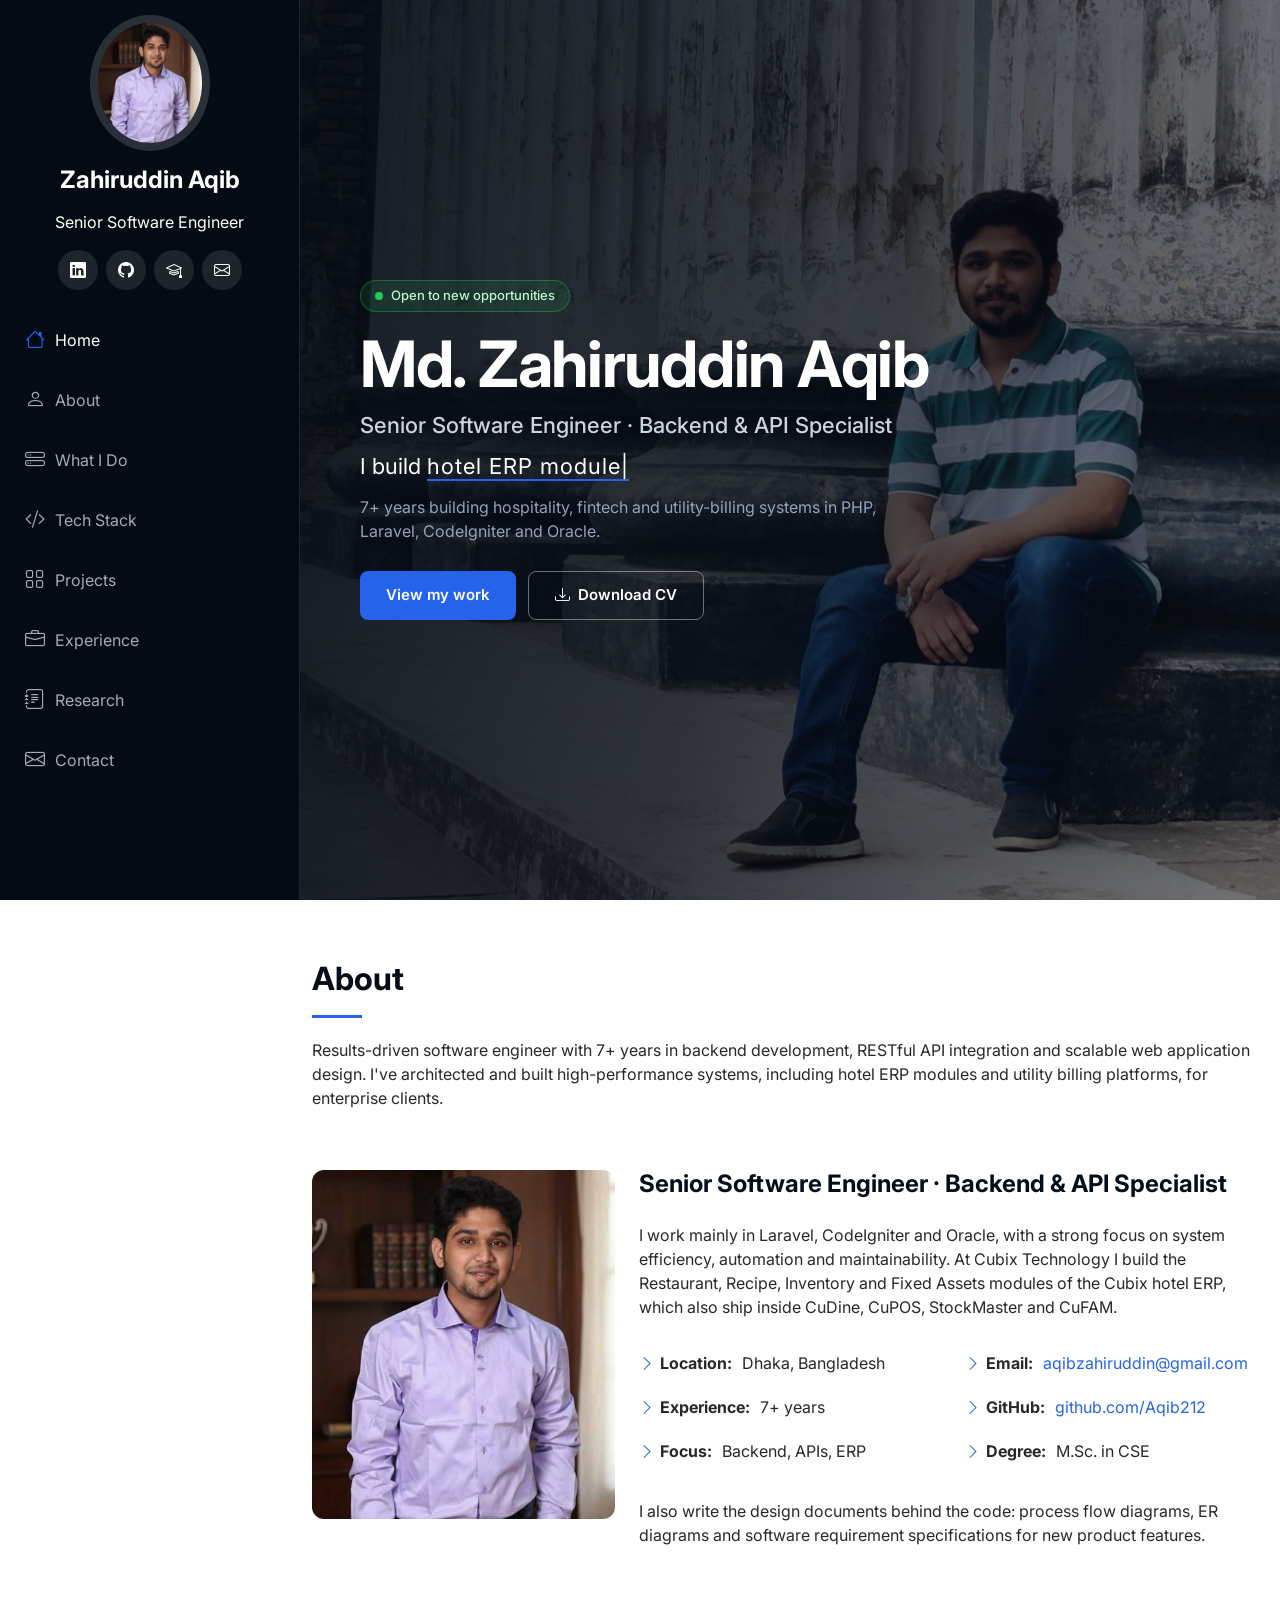
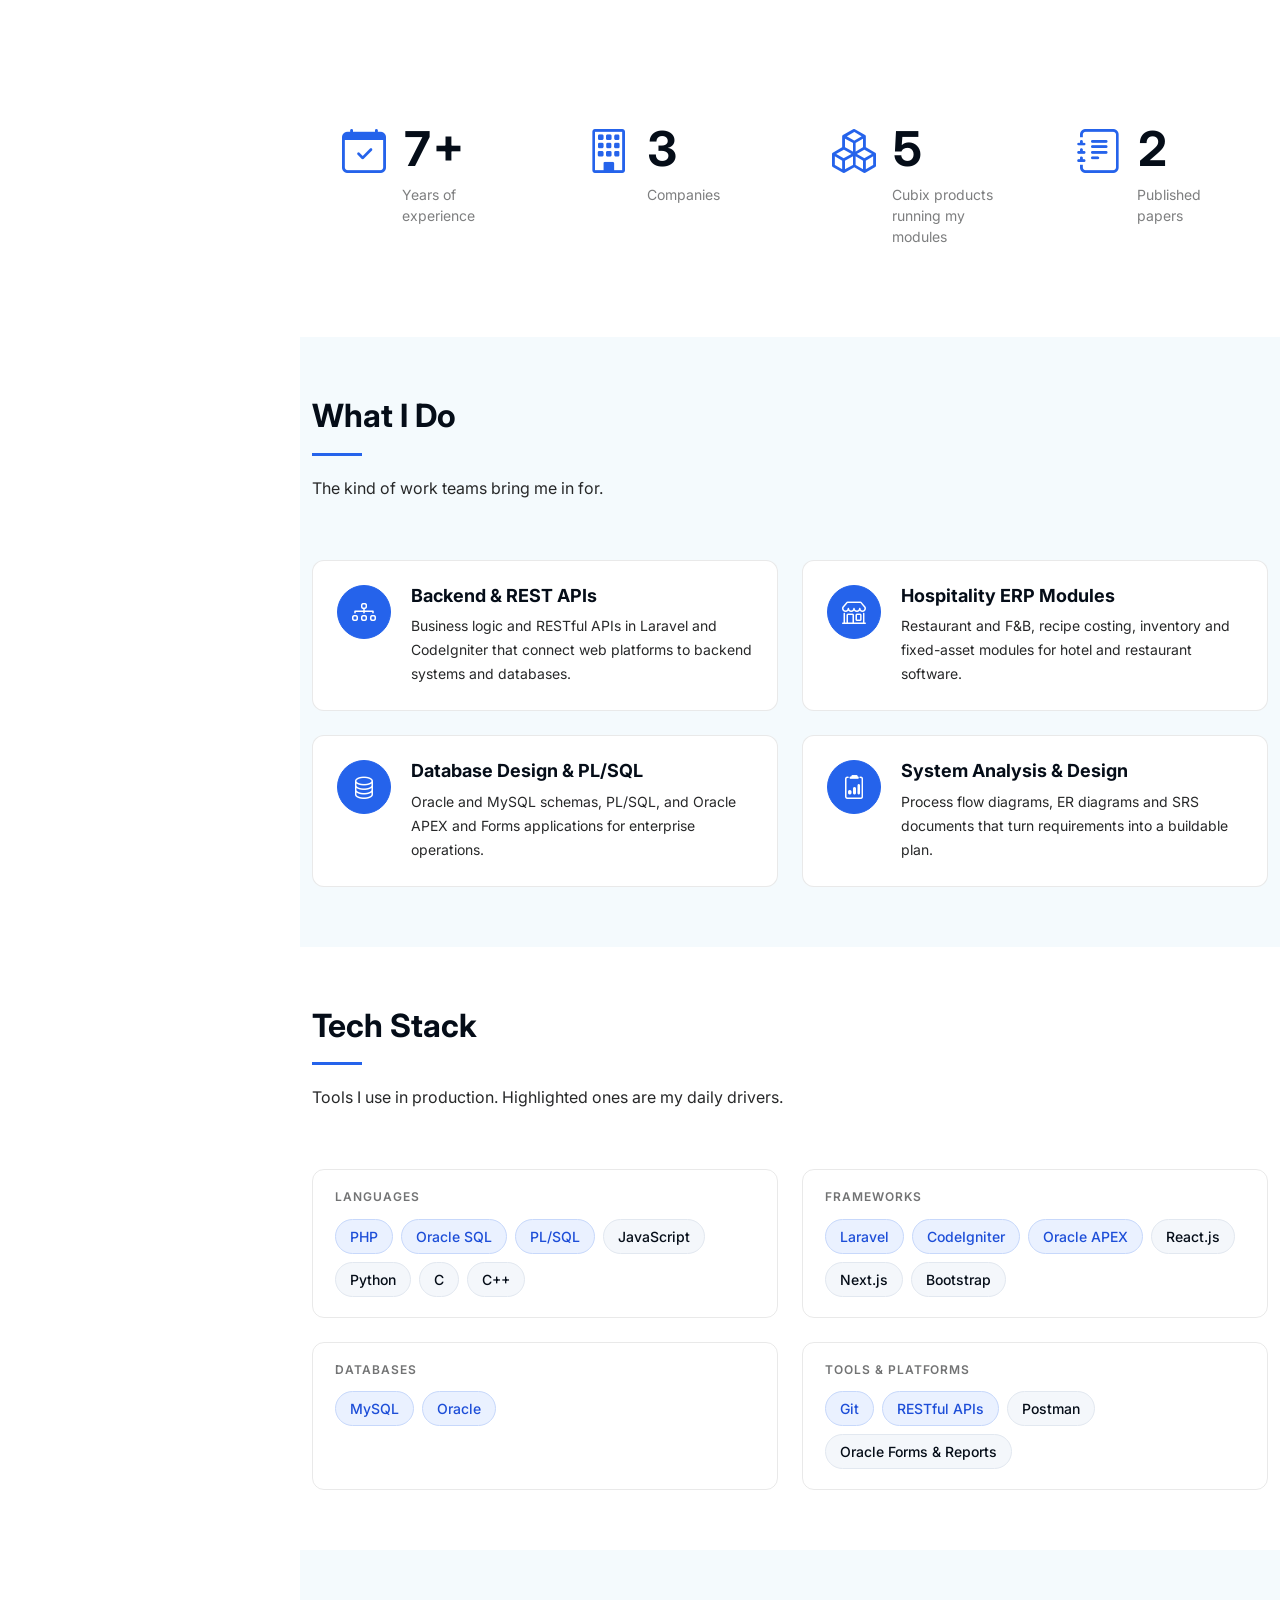
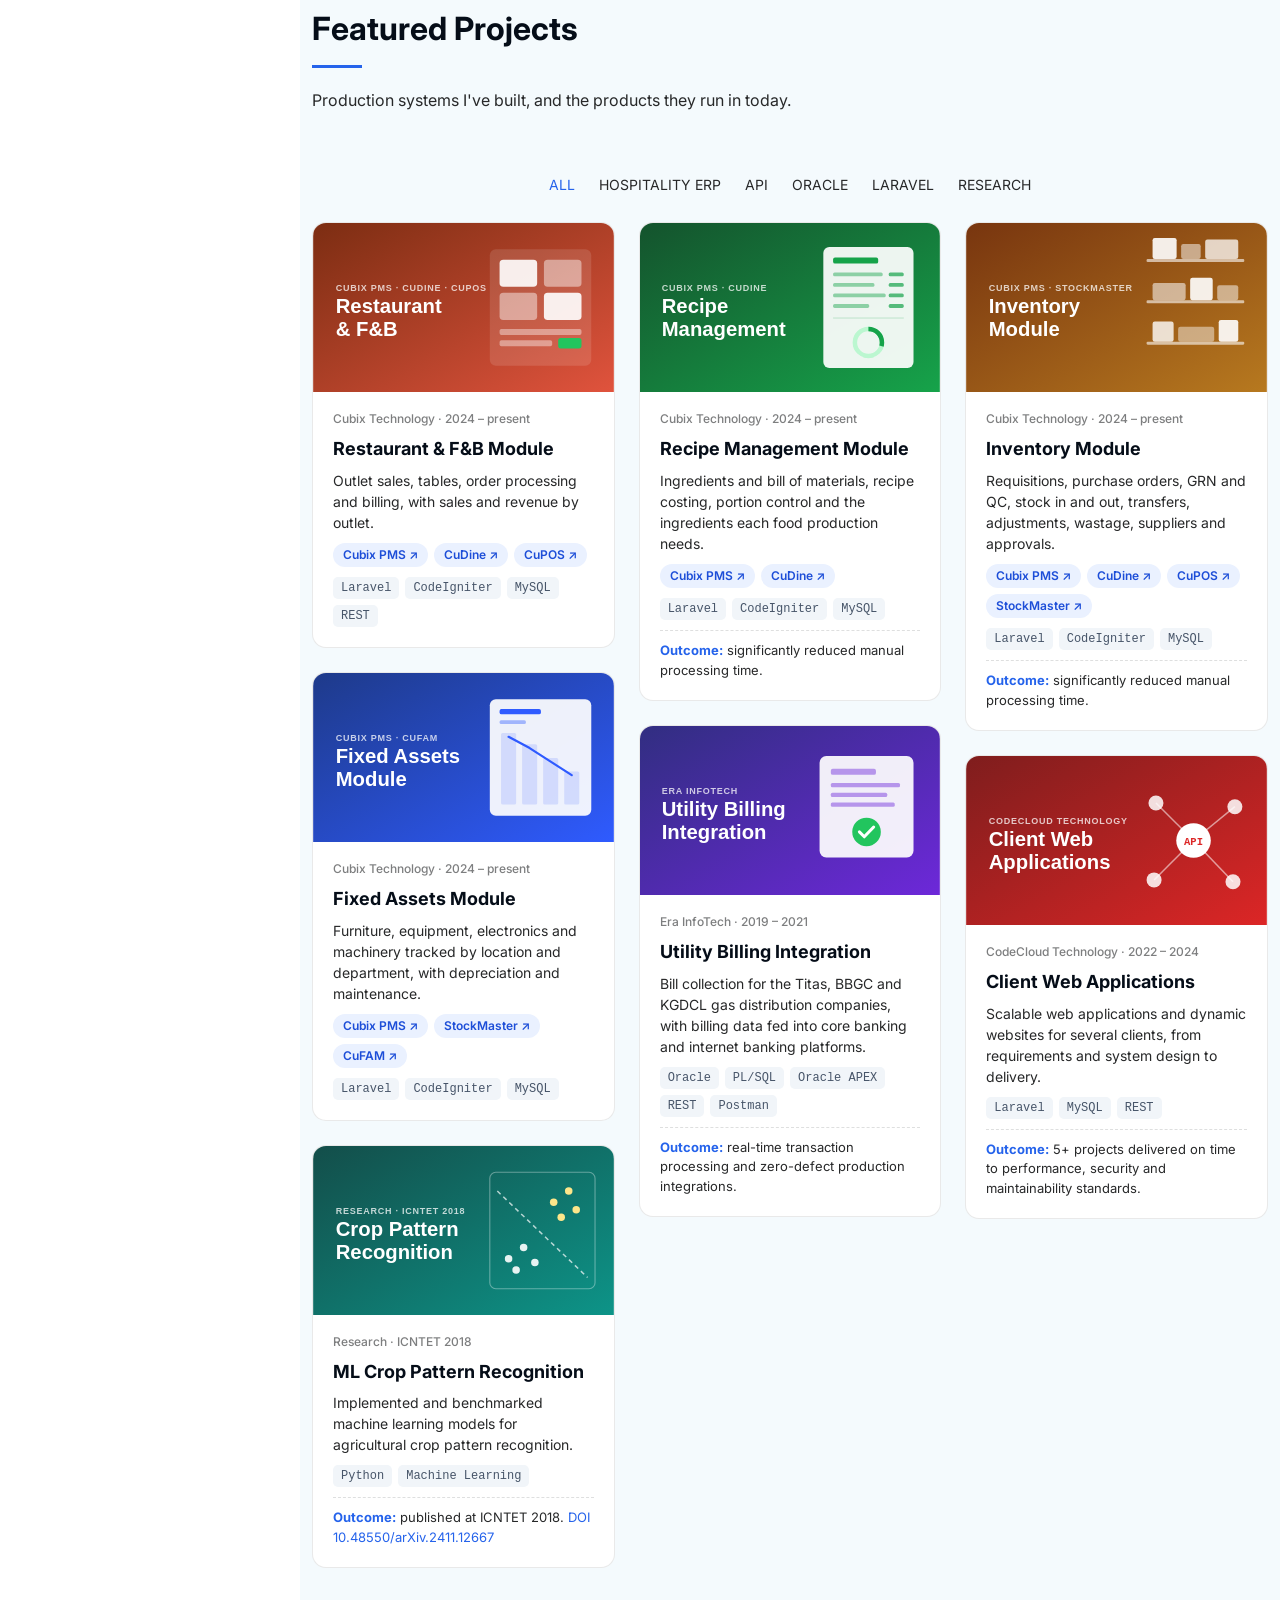
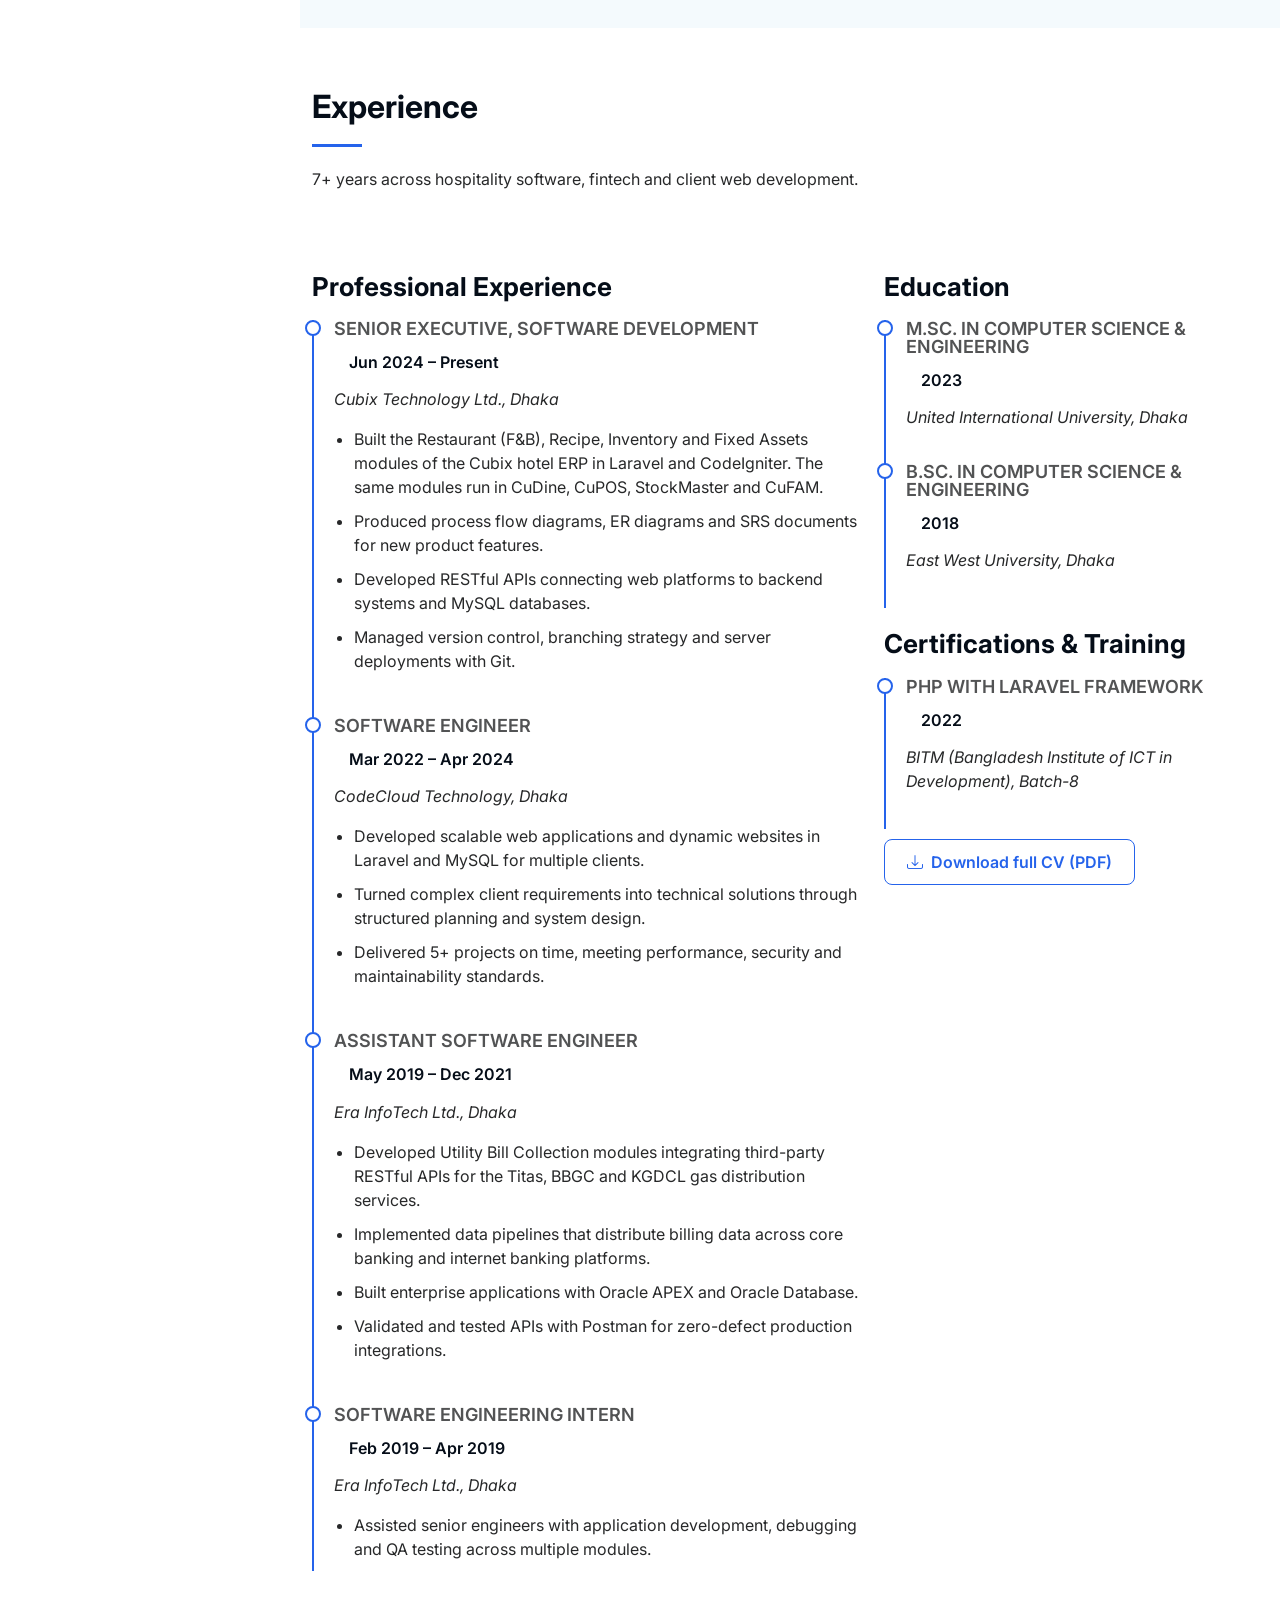
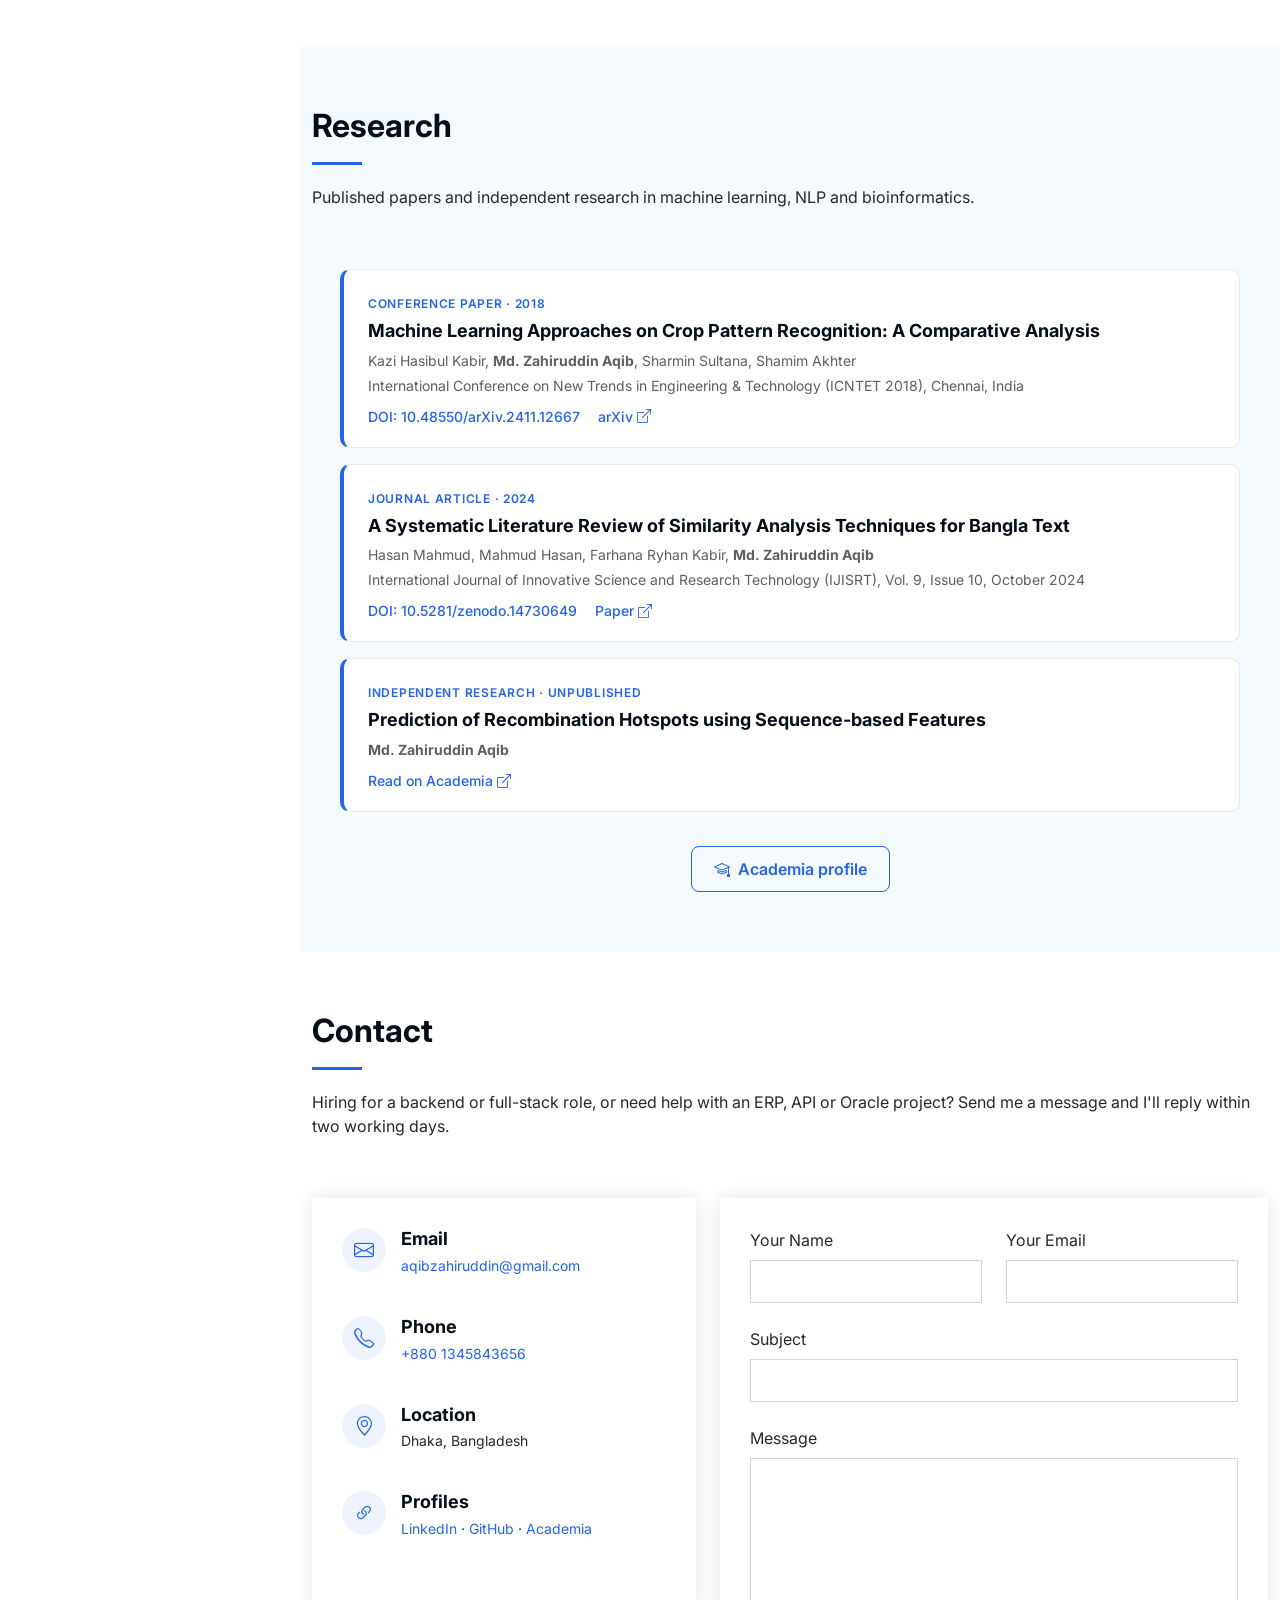
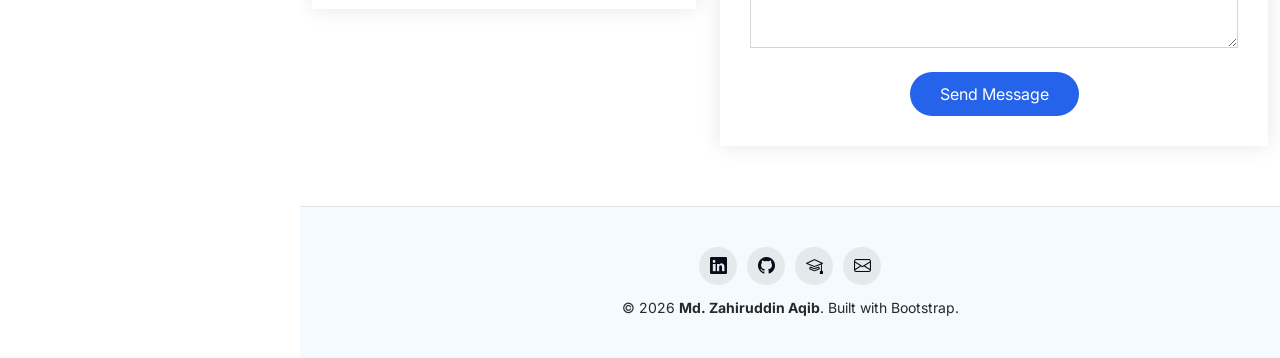
<file: index.html>
<!DOCTYPE html>
<html lang="en">

<head>
  <meta charset="utf-8">
  <meta content="width=device-width, initial-scale=1.0" name="viewport">
  <title>Md. Zahiruddin Aqib · Senior Software Engineer</title>
  <meta name="description" content="Md. Zahiruddin Aqib is a Senior Software Engineer in Dhaka with 7+ years building backend systems, REST APIs, hotel ERP modules and utility billing platforms in Laravel, CodeIgniter and Oracle.">
  <meta name="keywords" content="Zahiruddin Aqib, Senior Software Engineer, Backend Developer, Laravel, CodeIgniter, Oracle APEX, PL/SQL, REST API, Hotel ERP, Dhaka">
  <meta name="author" content="Md. Zahiruddin Aqib">

  <!-- Open Graph / social preview -->
  <meta property="og:type" content="website">
  <meta property="og:title" content="Md. Zahiruddin Aqib · Senior Software Engineer">
  <meta property="og:description" content="Backend & API specialist. Hotel ERP modules, utility billing integrations and Laravel apps. 7+ years.">
  <meta property="og:image" content="assets/img/profile-img.jpg">
  <meta name="twitter:card" content="summary">

  <!-- Favicons -->
  <link href="assets/img/favicon.png" rel="icon">
  <link href="assets/img/apple-touch-icon.png" rel="apple-touch-icon">

  <!-- Fonts -->
  <link href="https://fonts.googleapis.com" rel="preconnect">
  <link href="https://fonts.gstatic.com" rel="preconnect" crossorigin>
  <link href="https://fonts.googleapis.com/css2?family=Inter:wght@400;500;600;700;800&display=swap" rel="stylesheet">

  <!-- Vendor CSS Files -->
  <link href="assets/vendor/bootstrap/css/bootstrap.min.css" rel="stylesheet">
  <link href="assets/vendor/bootstrap-icons/bootstrap-icons.css" rel="stylesheet">
  <link href="assets/vendor/aos/aos.css" rel="stylesheet">
  <link href="assets/vendor/glightbox/css/glightbox.min.css" rel="stylesheet">
  <link href="assets/vendor/swiper/swiper-bundle.min.css" rel="stylesheet">

  <!-- Main CSS File -->
  <link href="assets/css/main.css" rel="stylesheet">

  <!-- =======================================================
  * Template Name: iPortfolio
  * Template URL: https://bootstrapmade.com/iportfolio-bootstrap-portfolio-websites-template/
  * Updated: Jun 29 2024 with Bootstrap v5.3.3
  * Author: BootstrapMade.com
  * License: https://bootstrapmade.com/license/
  ======================================================== -->
</head>

<body class="index-page">

  <header id="header" class="header dark-background d-flex flex-column">
    <i class="header-toggle d-xl-none bi bi-list" aria-label="Toggle navigation"></i>

    <div class="profile-img">
      <img src="assets/img/profile-img.jpg" alt="Md. Zahiruddin Aqib" class="img-fluid rounded-circle">
    </div>

    <a href="index.html" class="logo d-flex align-items-center justify-content-center">
      <h1 class="sitename">Zahiruddin Aqib</h1>
    </a>
    <p class="side-role text-center">Senior Software Engineer</p>

    <div class="social-links text-center">
      <a href="https://www.linkedin.com/in/zahiruddin-aqib-90561b136/" class="linkedin" target="_blank" rel="noopener" aria-label="LinkedIn"><i class="bi bi-linkedin"></i></a>
      <a href="https://github.com/Aqib212" class="github" target="_blank" rel="noopener" aria-label="GitHub"><i class="bi bi-github"></i></a>
      <a href="https://independent.academia.edu/ZahiruddinAqib" class="academia" target="_blank" rel="noopener" aria-label="Academia.edu"><i class="bi bi-mortarboard"></i></a>
      <a href="mailto:aqibzahiruddin@gmail.com" class="email" aria-label="Email"><i class="bi bi-envelope"></i></a>
    </div>

    <nav id="navmenu" class="navmenu">
      <ul>
        <li><a href="#hero" class="active"><i class="bi bi-house navicon"></i> Home</a></li>
        <li><a href="#about"><i class="bi bi-person navicon"></i> About</a></li>
        <li><a href="#services"><i class="bi bi-hdd-stack navicon"></i> What I Do</a></li>
        <li><a href="#stack"><i class="bi bi-code-slash navicon"></i> Tech Stack</a></li>
        <li><a href="#portfolio"><i class="bi bi-grid navicon"></i> Projects</a></li>
        <li><a href="#resume"><i class="bi bi-briefcase navicon"></i> Experience</a></li>
        <li><a href="#research"><i class="bi bi-journal-text navicon"></i> Research</a></li>
        <li><a href="#contact"><i class="bi bi-envelope navicon"></i> Contact</a></li>
      </ul>
    </nav>

  </header>

  <main class="main">

    <!-- Hero Section -->
    <section id="hero" class="hero section dark-background">

      <img src="assets/img/hero-bg-aqib.JPG" alt="" data-aos="fade-in">

      <div class="container" data-aos="fade-up" data-aos-delay="100">
        <span class="hero-badge">Open to new opportunities</span>
        <h2>Md. Zahiruddin Aqib</h2>
        <p class="hero-role">Senior Software Engineer · Backend &amp; API Specialist</p>
        <p class="hero-typed">I build <span class="typed" data-typed-items="hotel ERP modules,Laravel &amp; REST APIs,Oracle APEX apps,utility billing integrations">hotel ERP modules</span></p>
        <p class="hero-sub">7+ years building hospitality, fintech and utility-billing systems in PHP, Laravel, CodeIgniter and Oracle.</p>
        <div class="hero-ctas">
          <a href="#portfolio" class="btn-hero btn-hero-primary">View my work</a>
          <a href="assets/Zahiruddin_Aqib_CV.pdf" class="btn-hero btn-hero-outline" download><i class="bi bi-download"></i> Download CV</a>
        </div>
      </div>

    </section><!-- /Hero Section -->

    <!-- About Section -->
    <section id="about" class="about section">

      <div class="container section-title" data-aos="fade-up">
        <h2>About</h2>
        <p>Results-driven software engineer with 7+ years in backend development, RESTful API integration and scalable web application design. I've architected and built high-performance systems, including hotel ERP modules and utility billing platforms, for enterprise clients.</p>
      </div>

      <div class="container" data-aos="fade-up" data-aos-delay="100">

        <div class="row gy-4 justify-content-center">
          <div class="col-lg-4">
            <img src="assets/img/profile-img.jpg" class="img-fluid about-photo" alt="Portrait of Md. Zahiruddin Aqib">
          </div>
          <div class="col-lg-8 content">
            <h2>Senior Software Engineer · Backend &amp; API Specialist</h2>
            <p class="py-3">
              I work mainly in Laravel, CodeIgniter and Oracle, with a strong focus on system efficiency, automation and maintainability. At Cubix Technology I build the Restaurant, Recipe, Inventory and Fixed Assets modules of the Cubix hotel ERP, which also ship inside CuDine, CuPOS, StockMaster and CuFAM.
            </p>
            <div class="row">
              <div class="col-lg-6">
                <ul>
                  <li><i class="bi bi-chevron-right"></i> <strong>Location:</strong> <span>Dhaka, Bangladesh</span></li>
                  <li><i class="bi bi-chevron-right"></i> <strong>Experience:</strong> <span>7+ years</span></li>
                  <li><i class="bi bi-chevron-right"></i> <strong>Focus:</strong> <span>Backend, APIs, ERP</span></li>
                </ul>
              </div>
              <div class="col-lg-6">
                <ul>
                  <li><i class="bi bi-chevron-right"></i> <strong>Email:</strong> <a href="mailto:aqibzahiruddin@gmail.com">aqibzahiruddin@gmail.com</a></li>
                  <li><i class="bi bi-chevron-right"></i> <strong>GitHub:</strong> <a href="https://github.com/Aqib212" target="_blank" rel="noopener">github.com/Aqib212</a></li>
                  <li><i class="bi bi-chevron-right"></i> <strong>Degree:</strong> <span>M.Sc. in CSE</span></li>
                </ul>
              </div>
            </div>
            <p class="py-3">
              I also write the design documents behind the code: process flow diagrams, ER diagrams and software requirement specifications for new product features.
            </p>
          </div>
        </div>

      </div>

    </section><!-- /About Section -->

    <!-- Stats Section -->
    <section id="stats" class="stats section">

      <div class="container" data-aos="fade-up" data-aos-delay="100">

        <div class="row gy-4">

          <div class="col-lg-3 col-md-6">
            <div class="stats-item">
              <i class="bi bi-calendar-check"></i>
              <div class="num"><span data-purecounter-start="0" data-purecounter-end="7" data-purecounter-duration="1" class="purecounter">7</span>+</div>
              <p>Years of experience</p>
            </div>
          </div>

          <div class="col-lg-3 col-md-6">
            <div class="stats-item">
              <i class="bi bi-building"></i>
              <div class="num"><span data-purecounter-start="0" data-purecounter-end="3" data-purecounter-duration="1" class="purecounter">3</span></div>
              <p>Companies</p>
            </div>
          </div>

          <div class="col-lg-3 col-md-6">
            <div class="stats-item">
              <i class="bi bi-boxes"></i>
              <div class="num"><span data-purecounter-start="0" data-purecounter-end="5" data-purecounter-duration="1" class="purecounter">5</span></div>
              <p>Cubix products running my modules</p>
            </div>
          </div>

          <div class="col-lg-3 col-md-6">
            <div class="stats-item">
              <i class="bi bi-journal-text"></i>
              <div class="num"><span data-purecounter-start="0" data-purecounter-end="2" data-purecounter-duration="1" class="purecounter">2</span></div>
              <p>Published papers</p>
            </div>
          </div>

        </div>

      </div>

    </section><!-- /Stats Section -->

    <!-- What I Do Section -->
    <section id="services" class="services section light-background">

      <div class="container section-title" data-aos="fade-up">
        <h2>What I Do</h2>
        <p>The kind of work teams bring me in for.</p>
      </div>

      <div class="container">
        <div class="row gy-4">

          <div class="col-lg-6" data-aos="fade-up" data-aos-delay="100">
            <div class="service-item d-flex h-100">
            <div class="icon flex-shrink-0"><i class="bi bi-diagram-3"></i></div>
            <div>
              <h4 class="title">Backend &amp; REST APIs</h4>
              <p class="description">Business logic and RESTful APIs in Laravel and CodeIgniter that connect web platforms to backend systems and databases.</p>
            </div>
            </div>
          </div>

          <div class="col-lg-6" data-aos="fade-up" data-aos-delay="200">
            <div class="service-item d-flex h-100">
            <div class="icon flex-shrink-0"><i class="bi bi-shop"></i></div>
            <div>
              <h4 class="title">Hospitality ERP Modules</h4>
              <p class="description">Restaurant and F&amp;B, recipe costing, inventory and fixed-asset modules for hotel and restaurant software.</p>
            </div>
            </div>
          </div>

          <div class="col-lg-6" data-aos="fade-up" data-aos-delay="300">
            <div class="service-item d-flex h-100">
            <div class="icon flex-shrink-0"><i class="bi bi-database"></i></div>
            <div>
              <h4 class="title">Database Design &amp; PL/SQL</h4>
              <p class="description">Oracle and MySQL schemas, PL/SQL, and Oracle APEX and Forms applications for enterprise operations.</p>
            </div>
            </div>
          </div>

          <div class="col-lg-6" data-aos="fade-up" data-aos-delay="400">
            <div class="service-item d-flex h-100">
            <div class="icon flex-shrink-0"><i class="bi bi-clipboard2-data"></i></div>
            <div>
              <h4 class="title">System Analysis &amp; Design</h4>
              <p class="description">Process flow diagrams, ER diagrams and SRS documents that turn requirements into a buildable plan.</p>
            </div>
            </div>
          </div>

        </div>
      </div>

    </section><!-- /What I Do Section -->

    <!-- Tech Stack Section -->
    <section id="stack" class="stack section">

      <div class="container section-title" data-aos="fade-up">
        <h2>Tech Stack</h2>
        <p>Tools I use in production. Highlighted ones are my daily drivers.</p>
      </div>

      <div class="container" data-aos="fade-up" data-aos-delay="100">
        <div class="row gy-4">

          <div class="col-lg-6">
            <div class="stack-group">
              <h3>Languages</h3>
              <div class="chips">
                <span class="chip core">PHP</span><span class="chip core">Oracle SQL</span><span class="chip core">PL/SQL</span><span class="chip">JavaScript</span><span class="chip">Python</span><span class="chip">C</span><span class="chip">C++</span>
              </div>
            </div>
          </div>

          <div class="col-lg-6">
            <div class="stack-group">
              <h3>Frameworks</h3>
              <div class="chips">
                <span class="chip core">Laravel</span><span class="chip core">CodeIgniter</span><span class="chip core">Oracle APEX</span><span class="chip">React.js</span><span class="chip">Next.js</span><span class="chip">Bootstrap</span>
              </div>
            </div>
          </div>

          <div class="col-lg-6">
            <div class="stack-group">
              <h3>Databases</h3>
              <div class="chips">
                <span class="chip core">MySQL</span><span class="chip core">Oracle</span>
              </div>
            </div>
          </div>

          <div class="col-lg-6">
            <div class="stack-group">
              <h3>Tools &amp; Platforms</h3>
              <div class="chips">
                <span class="chip core">Git</span><span class="chip core">RESTful APIs</span><span class="chip">Postman</span><span class="chip">Oracle Forms &amp; Reports</span>
              </div>
            </div>
          </div>

        </div>
      </div>

    </section><!-- /Tech Stack Section -->

    <!-- Projects Section -->
    <section id="portfolio" class="portfolio section light-background">

      <div class="container section-title" data-aos="fade-up">
        <h2>Featured Projects</h2>
        <p>Production systems I've built, and the products they run in today.</p>
      </div>

      <div class="container">

        <div class="isotope-layout" data-default-filter="*" data-layout="masonry" data-sort="original-order">

          <ul class="portfolio-filters isotope-filters" data-aos="fade-up" data-aos-delay="100">
            <li data-filter="*" class="filter-active">All</li>
            <li data-filter=".filter-erp">Hospitality ERP</li>
            <li data-filter=".filter-api">API</li>
            <li data-filter=".filter-oracle">Oracle</li>
            <li data-filter=".filter-laravel">Laravel</li>
            <li data-filter=".filter-research">Research</li>
          </ul>

          <div class="row gy-4 isotope-container" data-aos="fade-up" data-aos-delay="200">

            <div class="col-lg-4 col-md-6 portfolio-item isotope-item filter-erp filter-laravel filter-api">
              <article class="project-card">
                <a href="portfolio-details.html#restaurant"><img src="assets/img/portfolio/restaurant.svg" alt="Restaurant and F&amp;B module cover" loading="lazy"></a>
                <div class="project-body">
                  <span class="project-meta">Cubix Technology · 2024 – present</span>
                  <h3>Restaurant &amp; F&amp;B Module</h3>
                  <p>Outlet sales, tables, order processing and billing, with sales and revenue by outlet.</p>
                  <div class="products">
                    <a href="https://cubixbd.com/projects.html?product=hotel" target="_blank" rel="noopener">Cubix PMS</a>
                    <a href="https://cubixbd.com/projects.html?product=cudine" target="_blank" rel="noopener">CuDine</a>
                    <a href="https://cubixbd.com/projects.html?product=cupos" target="_blank" rel="noopener">CuPOS</a>
                  </div>
                  <div class="tags"><span>Laravel</span><span>CodeIgniter</span><span>MySQL</span><span>REST</span></div>
                </div>
              </article>
            </div>

            <div class="col-lg-4 col-md-6 portfolio-item isotope-item filter-erp filter-laravel">
              <article class="project-card">
                <a href="portfolio-details.html#recipe"><img src="assets/img/portfolio/recipe.svg" alt="Recipe management module cover" loading="lazy"></a>
                <div class="project-body">
                  <span class="project-meta">Cubix Technology · 2024 – present</span>
                  <h3>Recipe Management Module</h3>
                  <p>Ingredients and bill of materials, recipe costing, portion control and the ingredients each food production needs.</p>
                  <div class="products">
                    <a href="https://cubixbd.com/projects.html?product=hotel" target="_blank" rel="noopener">Cubix PMS</a>
                    <a href="https://cubixbd.com/projects.html?product=cudine" target="_blank" rel="noopener">CuDine</a>
                  </div>
                  <div class="tags"><span>Laravel</span><span>CodeIgniter</span><span>MySQL</span></div>
                  <p class="outcome"><strong>Outcome:</strong> significantly reduced manual processing time.</p>
                </div>
              </article>
            </div>

            <div class="col-lg-4 col-md-6 portfolio-item isotope-item filter-erp filter-laravel">
              <article class="project-card">
                <a href="portfolio-details.html#inventory"><img src="assets/img/portfolio/inventory.svg" alt="Inventory module cover" loading="lazy"></a>
                <div class="project-body">
                  <span class="project-meta">Cubix Technology · 2024 – present</span>
                  <h3>Inventory Module</h3>
                  <p>Requisitions, purchase orders, GRN and QC, stock in and out, transfers, adjustments, wastage, suppliers and approvals.</p>
                  <div class="products">
                    <a href="https://cubixbd.com/projects.html?product=hotel" target="_blank" rel="noopener">Cubix PMS</a>
                    <a href="https://cubixbd.com/projects.html?product=cudine" target="_blank" rel="noopener">CuDine</a>
                    <a href="https://cubixbd.com/projects.html?product=cupos" target="_blank" rel="noopener">CuPOS</a>
                    <a href="https://cubixbd.com/projects.html?product=stockmaster" target="_blank" rel="noopener">StockMaster</a>
                  </div>
                  <div class="tags"><span>Laravel</span><span>CodeIgniter</span><span>MySQL</span></div>
                  <p class="outcome"><strong>Outcome:</strong> significantly reduced manual processing time.</p>
                </div>
              </article>
            </div>

            <div class="col-lg-4 col-md-6 portfolio-item isotope-item filter-erp filter-laravel">
              <article class="project-card">
                <a href="portfolio-details.html#fixed-assets"><img src="assets/img/portfolio/fixed-assets.svg" alt="Fixed assets module cover" loading="lazy"></a>
                <div class="project-body">
                  <span class="project-meta">Cubix Technology · 2024 – present</span>
                  <h3>Fixed Assets Module</h3>
                  <p>Furniture, equipment, electronics and machinery tracked by location and department, with depreciation and maintenance.</p>
                  <div class="products">
                    <a href="https://cubixbd.com/projects.html?product=hotel" target="_blank" rel="noopener">Cubix PMS</a>
                    <a href="https://cubixbd.com/projects.html?product=stockmaster" target="_blank" rel="noopener">StockMaster</a>
                    <a href="https://cubixbd.com/projects.html?product=cufam" target="_blank" rel="noopener">CuFAM</a>
                  </div>
                  <div class="tags"><span>Laravel</span><span>CodeIgniter</span><span>MySQL</span></div>
                </div>
              </article>
            </div>

            <div class="col-lg-4 col-md-6 portfolio-item isotope-item filter-api filter-oracle">
              <article class="project-card">
                <img src="assets/img/portfolio/utility-billing.svg" alt="Utility billing integration cover" loading="lazy">
                <div class="project-body">
                  <span class="project-meta">Era InfoTech · 2019 – 2021</span>
                  <h3>Utility Billing Integration</h3>
                  <p>Bill collection for the Titas, BBGC and KGDCL gas distribution companies, with billing data fed into core banking and internet banking platforms.</p>
                  <div class="tags"><span>Oracle</span><span>PL/SQL</span><span>Oracle APEX</span><span>REST</span><span>Postman</span></div>
                  <p class="outcome"><strong>Outcome:</strong> real-time transaction processing and zero-defect production integrations.</p>
                </div>
              </article>
            </div>

            <div class="col-lg-4 col-md-6 portfolio-item isotope-item filter-laravel">
              <article class="project-card">
                <img src="assets/img/portfolio/client-apps.svg" alt="Client web applications cover" loading="lazy">
                <div class="project-body">
                  <span class="project-meta">CodeCloud Technology · 2022 – 2024</span>
                  <h3>Client Web Applications</h3>
                  <p>Scalable web applications and dynamic websites for several clients, from requirements and system design to delivery.</p>
                  <div class="tags"><span>Laravel</span><span>MySQL</span><span>REST</span></div>
                  <p class="outcome"><strong>Outcome:</strong> 5+ projects delivered on time to performance, security and maintainability standards.</p>
                </div>
              </article>
            </div>

            <div class="col-lg-4 col-md-6 portfolio-item isotope-item filter-research">
              <article class="project-card">
                <a href="https://doi.org/10.48550/arXiv.2411.12667" target="_blank" rel="noopener"><img src="assets/img/portfolio/crop-ml.svg" alt="Crop pattern recognition research cover" loading="lazy"></a>
                <div class="project-body">
                  <span class="project-meta">Research · ICNTET 2018</span>
                  <h3>ML Crop Pattern Recognition</h3>
                  <p>Implemented and benchmarked machine learning models for agricultural crop pattern recognition.</p>
                  <div class="tags"><span>Python</span><span>Machine Learning</span></div>
                  <p class="outcome"><strong>Outcome:</strong> published at ICNTET 2018. <a href="https://doi.org/10.48550/arXiv.2411.12667" target="_blank" rel="noopener">DOI 10.48550/arXiv.2411.12667</a></p>
                </div>
              </article>
            </div>

          </div><!-- End Projects Container -->

        </div>

      </div>

    </section><!-- /Projects Section -->

    <!-- Experience Section -->
    <section id="resume" class="resume section">

      <div class="container section-title" data-aos="fade-up">
        <h2>Experience</h2>
        <p>7+ years across hospitality software, fintech and client web development.</p>
      </div>

      <div class="container">

        <div class="row">

          <div class="col-lg-7" data-aos="fade-up" data-aos-delay="100">
            <h3 class="resume-title">Professional Experience</h3>

            <div class="resume-item">
              <h4>Senior Executive, Software Development</h4>
              <h5>Jun 2024 – Present</h5>
              <p><em>Cubix Technology Ltd., Dhaka</em></p>
              <ul>
                <li>Built the Restaurant (F&amp;B), Recipe, Inventory and Fixed Assets modules of the Cubix hotel ERP in Laravel and CodeIgniter. The same modules run in CuDine, CuPOS, StockMaster and CuFAM.</li>
                <li>Produced process flow diagrams, ER diagrams and SRS documents for new product features.</li>
                <li>Developed RESTful APIs connecting web platforms to backend systems and MySQL databases.</li>
                <li>Managed version control, branching strategy and server deployments with Git.</li>
              </ul>
            </div>

            <div class="resume-item">
              <h4>Software Engineer</h4>
              <h5>Mar 2022 – Apr 2024</h5>
              <p><em>CodeCloud Technology, Dhaka</em></p>
              <ul>
                <li>Developed scalable web applications and dynamic websites in Laravel and MySQL for multiple clients.</li>
                <li>Turned complex client requirements into technical solutions through structured planning and system design.</li>
                <li>Delivered 5+ projects on time, meeting performance, security and maintainability standards.</li>
              </ul>
            </div>

            <div class="resume-item">
              <h4>Assistant Software Engineer</h4>
              <h5>May 2019 – Dec 2021</h5>
              <p><em>Era InfoTech Ltd., Dhaka</em></p>
              <ul>
                <li>Developed Utility Bill Collection modules integrating third-party RESTful APIs for the Titas, BBGC and KGDCL gas distribution services.</li>
                <li>Implemented data pipelines that distribute billing data across core banking and internet banking platforms.</li>
                <li>Built enterprise applications with Oracle APEX and Oracle Database.</li>
                <li>Validated and tested APIs with Postman for zero-defect production integrations.</li>
              </ul>
            </div>

            <div class="resume-item">
              <h4>Software Engineering Intern</h4>
              <h5>Feb 2019 – Apr 2019</h5>
              <p><em>Era InfoTech Ltd., Dhaka</em></p>
              <ul>
                <li>Assisted senior engineers with application development, debugging and QA testing across multiple modules.</li>
              </ul>
            </div>
          </div>

          <div class="col-lg-5" data-aos="fade-up" data-aos-delay="200">
            <h3 class="resume-title">Education</h3>

            <div class="resume-item">
              <h4>M.Sc. in Computer Science &amp; Engineering</h4>
              <h5>2023</h5>
              <p><em>United International University, Dhaka</em></p>
            </div>

            <div class="resume-item">
              <h4>B.Sc. in Computer Science &amp; Engineering</h4>
              <h5>2018</h5>
              <p><em>East West University, Dhaka</em></p>
            </div>

            <h3 class="resume-title">Certifications &amp; Training</h3>

            <div class="resume-item">
              <h4>PHP with Laravel Framework</h4>
              <h5>2022</h5>
              <p><em>BITM (Bangladesh Institute of ICT in Development), Batch-8</em></p>
            </div>
            <!-- Add further certifications here, using the same resume-item block. -->

            <a href="assets/Zahiruddin_Aqib_CV.pdf" class="btn-cv" download><i class="bi bi-download"></i> Download full CV (PDF)</a>
          </div>

        </div>

      </div>

    </section><!-- /Experience Section -->

    <!-- Research Section -->
    <section id="research" class="research section light-background">

      <div class="container section-title" data-aos="fade-up">
        <h2>Research</h2>
        <p>Published papers and independent research in machine learning, NLP and bioinformatics.</p>
      </div>

      <div class="container" data-aos="fade-up" data-aos-delay="100">

        <div class="pub-list">

          <article class="pub-item">
            <span class="pub-kind">Conference paper · 2018</span>
            <h3>Machine Learning Approaches on Crop Pattern Recognition: A Comparative Analysis</h3>
            <p class="pub-authors">Kazi Hasibul Kabir, <strong>Md. Zahiruddin Aqib</strong>, Sharmin Sultana, Shamim Akhter</p>
            <p class="pub-venue">International Conference on New Trends in Engineering &amp; Technology (ICNTET 2018), Chennai, India</p>
            <div class="pub-links">
              <a href="https://doi.org/10.48550/arXiv.2411.12667" target="_blank" rel="noopener">DOI: 10.48550/arXiv.2411.12667</a>
              <a href="https://arxiv.org/abs/2411.12667" target="_blank" rel="noopener">arXiv <i class="bi bi-box-arrow-up-right"></i></a>
            </div>
          </article>

          <article class="pub-item">
            <span class="pub-kind">Journal article · 2024</span>
            <h3>A Systematic Literature Review of Similarity Analysis Techniques for Bangla Text</h3>
            <p class="pub-authors">Hasan Mahmud, Mahmud Hasan, Farhana Ryhan Kabir, <strong>Md. Zahiruddin Aqib</strong></p>
            <p class="pub-venue">International Journal of Innovative Science and Research Technology (IJISRT), Vol. 9, Issue 10, October 2024</p>
            <div class="pub-links">
              <a href="https://doi.org/10.5281/zenodo.14730649" target="_blank" rel="noopener">DOI: 10.5281/zenodo.14730649</a>
              <a href="https://www.ijisrt.com/a-systematic-literature-review-of-similarity-analysis-techniques-for-bangla-text" target="_blank" rel="noopener">Paper <i class="bi bi-box-arrow-up-right"></i></a>
            </div>
          </article>

          <article class="pub-item">
            <span class="pub-kind">Independent research · unpublished</span>
            <h3>Prediction of Recombination Hotspots using Sequence-based Features</h3>
            <p class="pub-authors"><strong>Md. Zahiruddin Aqib</strong></p>
            <div class="pub-links">
              <a href="https://www.academia.edu/81703456/Prediction_of_Recombination_Hotspots_using_Sequence_based_Features" target="_blank" rel="noopener">Read on Academia <i class="bi bi-box-arrow-up-right"></i></a>
            </div>
          </article>

        </div>

        <div class="text-center mt-4">
          <a href="https://independent.academia.edu/ZahiruddinAqib" class="btn-cv" target="_blank" rel="noopener"><i class="bi bi-mortarboard"></i> Academia profile</a>
        </div>

      </div>

    </section><!-- /Research Section -->

    <!-- Recommendations Section: uncomment and fill in once you have 2+ LinkedIn recommendations.
    <section id="testimonials" class="testimonials section">
      <div class="container section-title" data-aos="fade-up">
        <h2>Recommendations</h2>
        <p>What colleagues say about working with me.</p>
      </div>
      <div class="container" data-aos="fade-up" data-aos-delay="100">
        <div class="swiper init-swiper">
          <script type="application/json" class="swiper-config">
            {"loop": true, "speed": 600, "autoplay": {"delay": 5000}, "slidesPerView": "auto",
             "pagination": {"el": ".swiper-pagination", "type": "bullets", "clickable": true},
             "breakpoints": {"320": {"slidesPerView": 1, "spaceBetween": 40}, "1200": {"slidesPerView": 2, "spaceBetween": 20}}}
          </script>
          <div class="swiper-wrapper">
            <div class="swiper-slide">
              <div class="testimonial-item">
                <p><i class="bi bi-quote quote-icon-left"></i><span>QUOTE TEXT</span><i class="bi bi-quote quote-icon-right"></i></p>
                <h3>NAME</h3>
                <h4>ROLE, COMPANY</h4>
              </div>
            </div>
          </div>
          <div class="swiper-pagination"></div>
        </div>
      </div>
    </section>
    /Recommendations Section -->

    <!-- Contact Section -->
    <section id="contact" class="contact section">

      <div class="container section-title" data-aos="fade-up">
        <h2>Contact</h2>
        <p>Hiring for a backend or full-stack role, or need help with an ERP, API or Oracle project? Send me a message and I'll reply within two working days.</p>
      </div>

      <div class="container" data-aos="fade-up" data-aos-delay="100">

        <div class="row gy-4">

          <div class="col-lg-5">

            <div class="info-wrap">
              <div class="info-item d-flex" data-aos="fade-up" data-aos-delay="200">
                <i class="bi bi-envelope flex-shrink-0"></i>
                <div>
                  <h3>Email</h3>
                  <p><a href="mailto:aqibzahiruddin@gmail.com">aqibzahiruddin@gmail.com</a></p>
                </div>
              </div>

              <div class="info-item d-flex" data-aos="fade-up" data-aos-delay="300">
                <i class="bi bi-telephone flex-shrink-0"></i>
                <div>
                  <h3>Phone</h3>
                  <p><a href="tel:+8801345843656">+880 1345843656</a></p>
                </div>
              </div>

              <div class="info-item d-flex" data-aos="fade-up" data-aos-delay="400">
                <i class="bi bi-geo-alt flex-shrink-0"></i>
                <div>
                  <h3>Location</h3>
                  <p>Dhaka, Bangladesh</p>
                </div>
              </div>

              <div class="info-item d-flex" data-aos="fade-up" data-aos-delay="500">
                <i class="bi bi-link-45deg flex-shrink-0"></i>
                <div>
                  <h3>Profiles</h3>
                  <p>
                    <a href="https://www.linkedin.com/in/zahiruddin-aqib-90561b136/" target="_blank" rel="noopener">LinkedIn</a> ·
                    <a href="https://github.com/Aqib212" target="_blank" rel="noopener">GitHub</a> ·
                    <a href="https://independent.academia.edu/ZahiruddinAqib" target="_blank" rel="noopener">Academia</a>
                  </p>
                </div>
              </div>
            </div>
          </div>

          <div class="col-lg-7">
            <form action="forms/contact.php" method="post" class="php-email-form" data-aos="fade-up" data-aos-delay="200">
              <div class="row gy-4">

                <div class="col-md-6">
                  <label for="name-field" class="pb-2">Your Name</label>
                  <input type="text" name="name" id="name-field" class="form-control" required>
                </div>

                <div class="col-md-6">
                  <label for="email-field" class="pb-2">Your Email</label>
                  <input type="email" class="form-control" name="email" id="email-field" required>
                </div>

                <div class="col-md-12">
                  <label for="subject-field" class="pb-2">Subject</label>
                  <input type="text" class="form-control" name="subject" id="subject-field" required>
                </div>

                <div class="col-md-12">
                  <label for="message-field" class="pb-2">Message</label>
                  <textarea class="form-control" name="message" rows="8" id="message-field" required></textarea>
                </div>

                <div class="col-md-12 text-center">
                  <div class="loading">Sending</div>
                  <div class="error-message"></div>
                  <div class="sent-message">Your message has been sent. Thank you!</div>

                  <button type="submit">Send Message</button>
                </div>

              </div>
            </form>
          </div>

        </div>

      </div>

    </section><!-- /Contact Section -->

  </main>

  <footer id="footer" class="footer position-relative light-background">

    <div class="container text-center">
      <div class="footer-links">
        <a href="https://www.linkedin.com/in/zahiruddin-aqib-90561b136/" target="_blank" rel="noopener" aria-label="LinkedIn"><i class="bi bi-linkedin"></i></a>
        <a href="https://github.com/Aqib212" target="_blank" rel="noopener" aria-label="GitHub"><i class="bi bi-github"></i></a>
        <a href="https://independent.academia.edu/ZahiruddinAqib" target="_blank" rel="noopener" aria-label="Academia.edu"><i class="bi bi-mortarboard"></i></a>
        <a href="mailto:aqibzahiruddin@gmail.com" aria-label="Email"><i class="bi bi-envelope"></i></a>
      </div>
      <div class="copyright">
        <p>© 2026 <strong>Md. Zahiruddin Aqib</strong>. Built with Bootstrap.</p>
      </div>
    </div>

  </footer>

  <!-- Scroll Top -->
  <a href="#" id="scroll-top" class="scroll-top d-flex align-items-center justify-content-center" aria-label="Back to top"><i class="bi bi-arrow-up-short"></i></a>

  <!-- Preloader -->
  <div id="preloader"></div>

  <!-- Vendor JS Files -->
  <script src="assets/vendor/bootstrap/js/bootstrap.bundle.min.js"></script>
  <script src="assets/vendor/php-email-form/validate.js"></script>
  <script src="assets/vendor/aos/aos.js"></script>
  <script src="assets/vendor/typed.js/typed.umd.js"></script>
  <script src="assets/vendor/purecounter/purecounter_vanilla.js"></script>
  <script src="assets/vendor/waypoints/noframework.waypoints.js"></script>
  <script src="assets/vendor/glightbox/js/glightbox.min.js"></script>
  <script src="assets/vendor/imagesloaded/imagesloaded.pkgd.min.js"></script>
  <script src="assets/vendor/isotope-layout/isotope.pkgd.min.js"></script>
  <script src="assets/vendor/swiper/swiper-bundle.min.js"></script>

  <!-- Main JS File -->
  <script src="assets/js/main.js"></script>

</body>

</html>
</file>
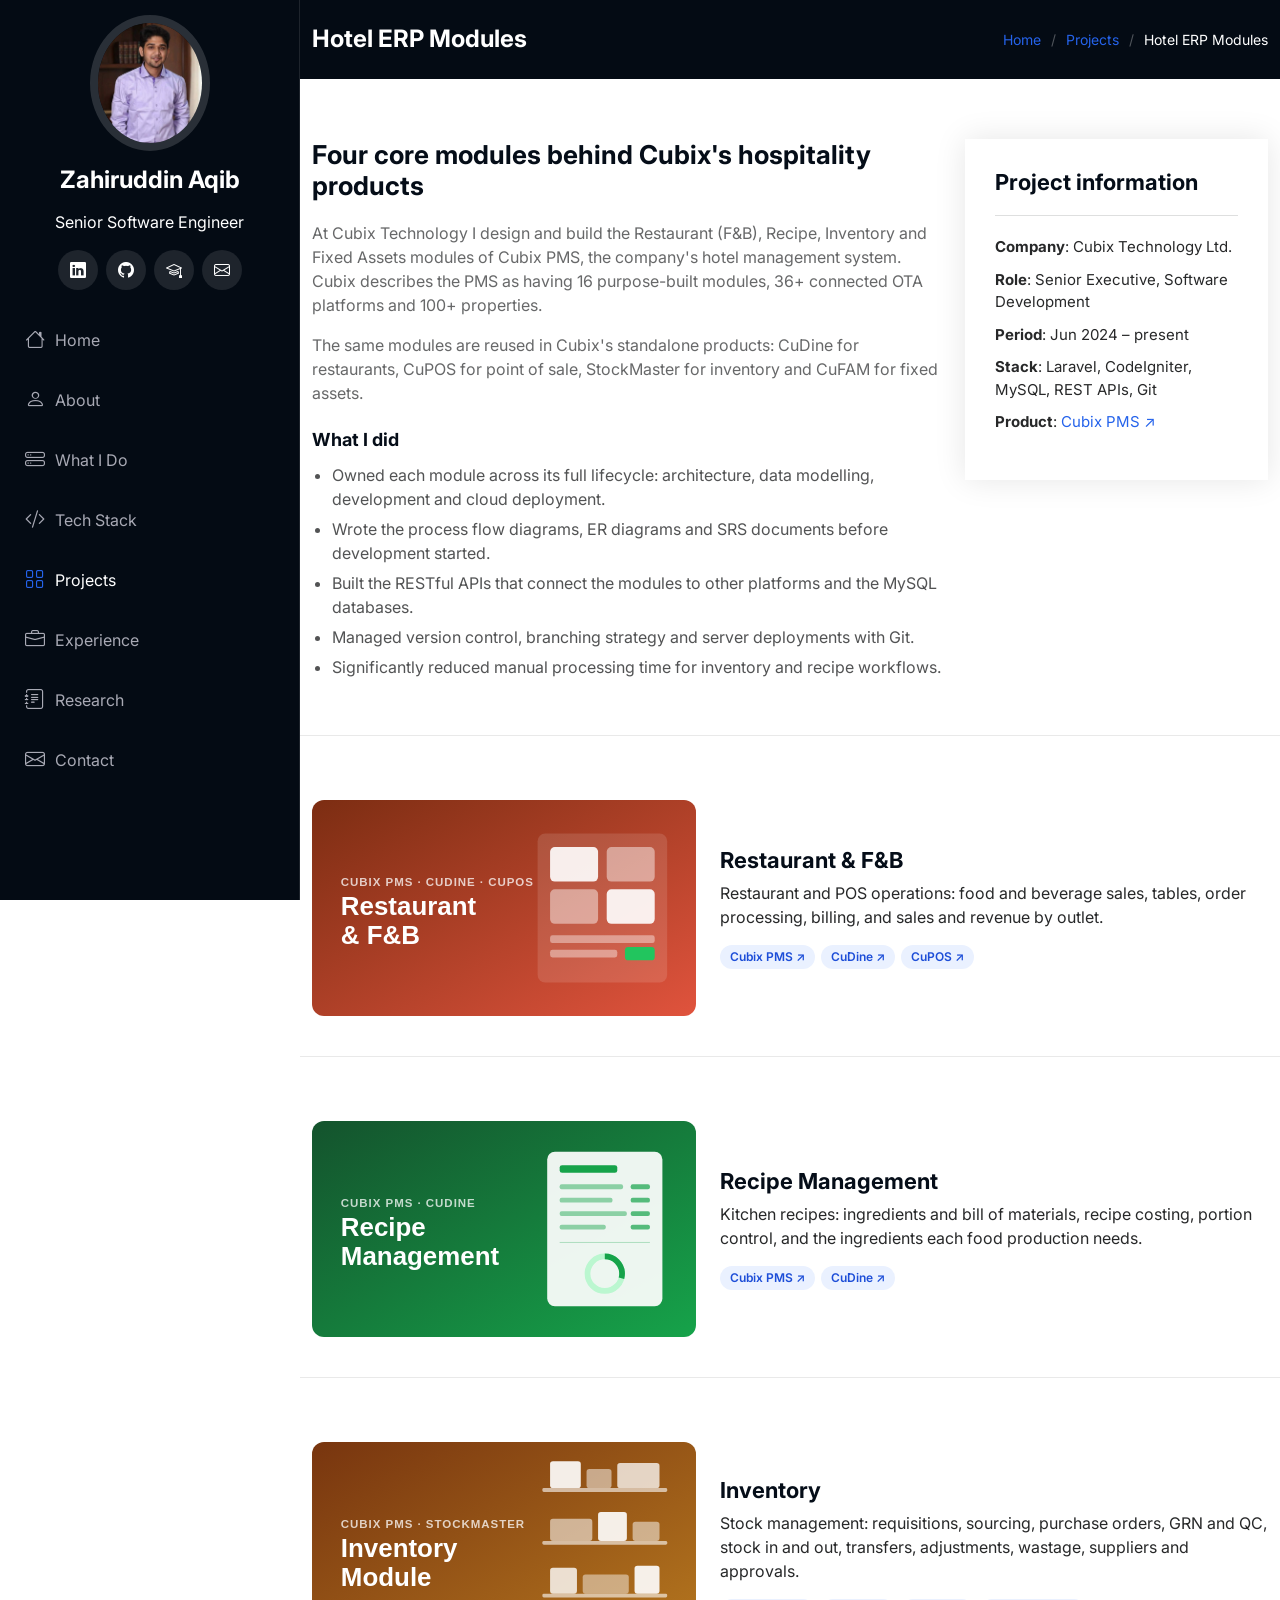
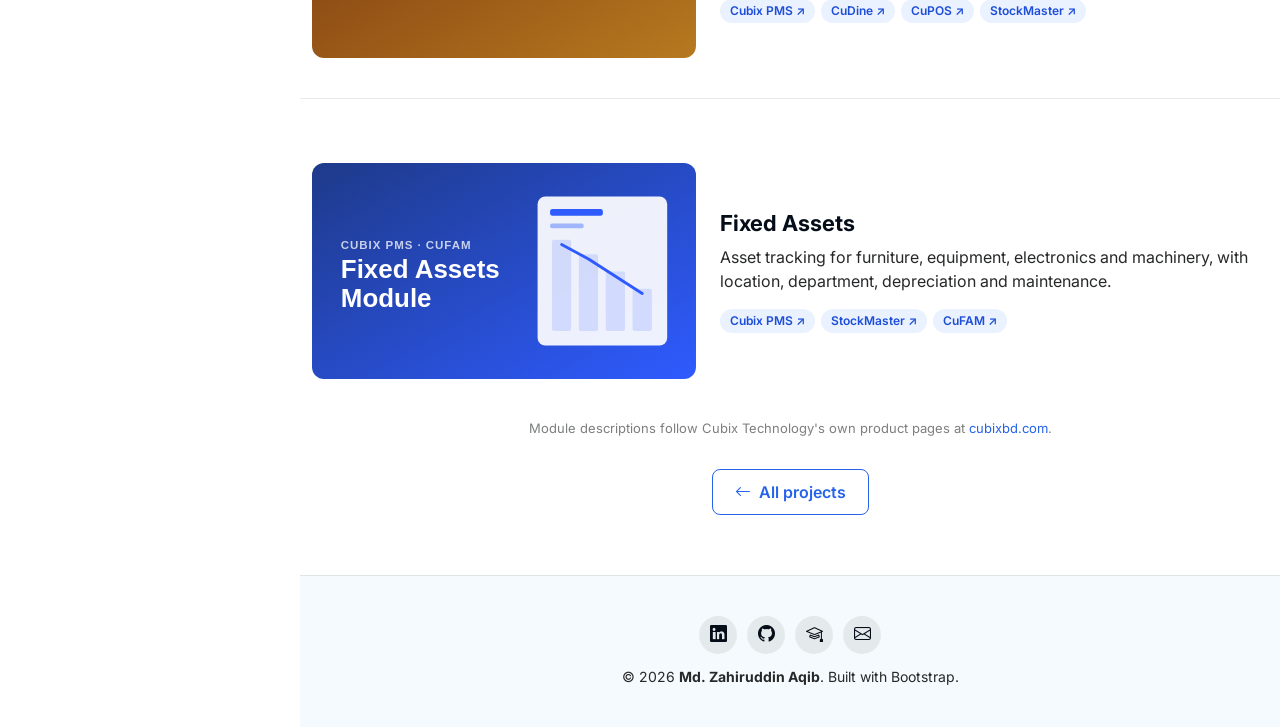
<file: portfolio-details.html>
<!DOCTYPE html>
<html lang="en">

<head>
  <meta charset="utf-8">
  <meta content="width=device-width, initial-scale=1.0" name="viewport">
  <title>Hotel ERP Modules · Md. Zahiruddin Aqib</title>
  <meta name="description" content="Case study: the Restaurant, Recipe, Inventory and Fixed Assets modules Md. Zahiruddin Aqib built for the Cubix hotel ERP, also used in CuDine, CuPOS, StockMaster and CuFAM.">
  <meta name="author" content="Md. Zahiruddin Aqib">

  <!-- Favicons -->
  <link href="assets/img/favicon.png" rel="icon">
  <link href="assets/img/apple-touch-icon.png" rel="apple-touch-icon">

  <!-- Fonts -->
  <link href="https://fonts.googleapis.com" rel="preconnect">
  <link href="https://fonts.gstatic.com" rel="preconnect" crossorigin>
  <link href="https://fonts.googleapis.com/css2?family=Inter:wght@400;500;600;700;800&display=swap" rel="stylesheet">

  <!-- Vendor CSS Files -->
  <link href="assets/vendor/bootstrap/css/bootstrap.min.css" rel="stylesheet">
  <link href="assets/vendor/bootstrap-icons/bootstrap-icons.css" rel="stylesheet">
  <link href="assets/vendor/aos/aos.css" rel="stylesheet">

  <!-- Main CSS File -->
  <link href="assets/css/main.css" rel="stylesheet">

  <!-- =======================================================
  * Template Name: iPortfolio
  * Template URL: https://bootstrapmade.com/iportfolio-bootstrap-portfolio-websites-template/
  * Updated: Jun 29 2024 with Bootstrap v5.3.3
  * Author: BootstrapMade.com
  * License: https://bootstrapmade.com/license/
  ======================================================== -->
</head>

<body class="portfolio-details-page">

  <header id="header" class="header dark-background d-flex flex-column">
    <i class="header-toggle d-xl-none bi bi-list" aria-label="Toggle navigation"></i>

    <div class="profile-img">
      <img src="assets/img/profile-img.jpg" alt="Md. Zahiruddin Aqib" class="img-fluid rounded-circle">
    </div>

    <a href="index.html" class="logo d-flex align-items-center justify-content-center">
      <h1 class="sitename">Zahiruddin Aqib</h1>
    </a>
    <p class="side-role text-center">Senior Software Engineer</p>

    <div class="social-links text-center">
      <a href="https://www.linkedin.com/in/zahiruddin-aqib-90561b136/" target="_blank" rel="noopener" aria-label="LinkedIn"><i class="bi bi-linkedin"></i></a>
      <a href="https://github.com/Aqib212" target="_blank" rel="noopener" aria-label="GitHub"><i class="bi bi-github"></i></a>
      <a href="https://independent.academia.edu/ZahiruddinAqib" target="_blank" rel="noopener" aria-label="Academia.edu"><i class="bi bi-mortarboard"></i></a>
      <a href="mailto:aqibzahiruddin@gmail.com" aria-label="Email"><i class="bi bi-envelope"></i></a>
    </div>

    <nav id="navmenu" class="navmenu">
      <ul>
        <li><a href="index.html#hero"><i class="bi bi-house navicon"></i> Home</a></li>
        <li><a href="index.html#about"><i class="bi bi-person navicon"></i> About</a></li>
        <li><a href="index.html#services"><i class="bi bi-hdd-stack navicon"></i> What I Do</a></li>
        <li><a href="index.html#stack"><i class="bi bi-code-slash navicon"></i> Tech Stack</a></li>
        <li><a href="index.html#portfolio" class="active"><i class="bi bi-grid navicon"></i> Projects</a></li>
        <li><a href="index.html#resume"><i class="bi bi-briefcase navicon"></i> Experience</a></li>
        <li><a href="index.html#research"><i class="bi bi-journal-text navicon"></i> Research</a></li>
        <li><a href="index.html#contact"><i class="bi bi-envelope navicon"></i> Contact</a></li>
      </ul>
    </nav>

  </header>

  <main class="main">

    <!-- Page Title -->
    <div class="page-title dark-background">
      <div class="container d-lg-flex justify-content-between align-items-center">
        <h1 class="mb-2 mb-lg-0">Hotel ERP Modules</h1>
        <nav class="breadcrumbs">
          <ol>
            <li><a href="index.html">Home</a></li>
            <li><a href="index.html#portfolio">Projects</a></li>
            <li class="current">Hotel ERP Modules</li>
          </ol>
        </nav>
      </div>
    </div><!-- End Page Title -->

    <section id="portfolio-details" class="portfolio-details section">

      <div class="container" data-aos="fade-up" data-aos-delay="100">

        <div class="row gy-4">

          <div class="col-lg-8">
            <div class="portfolio-description pt-0">
              <h2>Four core modules behind Cubix's hospitality products</h2>
              <p>
                At Cubix Technology I design and build the Restaurant (F&amp;B), Recipe, Inventory and Fixed Assets modules of Cubix PMS, the company's hotel management system. Cubix describes the PMS as having 16 purpose-built modules, 36+ connected OTA platforms and 100+ properties.
              </p>
              <p>
                The same modules are reused in Cubix's standalone products: CuDine for restaurants, CuPOS for point of sale, StockMaster for inventory and CuFAM for fixed assets.
              </p>
              <h3 class="case-h3">What I did</h3>
              <ul class="case-list">
                <li>Owned each module across its full lifecycle: architecture, data modelling, development and cloud deployment.</li>
                <li>Wrote the process flow diagrams, ER diagrams and SRS documents before development started.</li>
                <li>Built the RESTful APIs that connect the modules to other platforms and the MySQL databases.</li>
                <li>Managed version control, branching strategy and server deployments with Git.</li>
                <li>Significantly reduced manual processing time for inventory and recipe workflows.</li>
              </ul>
            </div>
          </div>

          <div class="col-lg-4">
            <div class="portfolio-info" data-aos="fade-up" data-aos-delay="200">
              <h3>Project information</h3>
              <ul>
                <li><strong>Company</strong>: Cubix Technology Ltd.</li>
                <li><strong>Role</strong>: Senior Executive, Software Development</li>
                <li><strong>Period</strong>: Jun 2024 – present</li>
                <li><strong>Stack</strong>: Laravel, CodeIgniter, MySQL, REST APIs, Git</li>
                <li><strong>Product</strong>: <a href="https://cubixbd.com/projects.html?product=hotel" target="_blank" rel="noopener">Cubix PMS ↗</a></li>
              </ul>
            </div>
          </div>

        </div>

        <!-- Module: Restaurant -->
        <div id="restaurant" class="row gy-4 align-items-center case-module">
          <div class="col-md-5"><img src="assets/img/portfolio/restaurant.svg" class="img-fluid case-cover" alt="Restaurant and F&amp;B module cover"></div>
          <div class="col-md-7">
            <h3>Restaurant &amp; F&amp;B</h3>
            <p>Restaurant and POS operations: food and beverage sales, tables, order processing, billing, and sales and revenue by outlet.</p>
            <div class="products">
              <a href="https://cubixbd.com/projects.html?product=hotel" target="_blank" rel="noopener">Cubix PMS</a>
              <a href="https://cubixbd.com/projects.html?product=cudine" target="_blank" rel="noopener">CuDine</a>
              <a href="https://cubixbd.com/projects.html?product=cupos" target="_blank" rel="noopener">CuPOS</a>
            </div>
          </div>
        </div>

        <!-- Module: Recipe -->
        <div id="recipe" class="row gy-4 align-items-center case-module">
          <div class="col-md-5"><img src="assets/img/portfolio/recipe.svg" class="img-fluid case-cover" alt="Recipe management module cover"></div>
          <div class="col-md-7">
            <h3>Recipe Management</h3>
            <p>Kitchen recipes: ingredients and bill of materials, recipe costing, portion control, and the ingredients each food production needs.</p>
            <div class="products">
              <a href="https://cubixbd.com/projects.html?product=hotel" target="_blank" rel="noopener">Cubix PMS</a>
              <a href="https://cubixbd.com/projects.html?product=cudine" target="_blank" rel="noopener">CuDine</a>
            </div>
          </div>
        </div>

        <!-- Module: Inventory -->
        <div id="inventory" class="row gy-4 align-items-center case-module">
          <div class="col-md-5"><img src="assets/img/portfolio/inventory.svg" class="img-fluid case-cover" alt="Inventory module cover"></div>
          <div class="col-md-7">
            <h3>Inventory</h3>
            <p>Stock management: requisitions, sourcing, purchase orders, GRN and QC, stock in and out, transfers, adjustments, wastage, suppliers and approvals.</p>
            <div class="products">
              <a href="https://cubixbd.com/projects.html?product=hotel" target="_blank" rel="noopener">Cubix PMS</a>
              <a href="https://cubixbd.com/projects.html?product=cudine" target="_blank" rel="noopener">CuDine</a>
              <a href="https://cubixbd.com/projects.html?product=cupos" target="_blank" rel="noopener">CuPOS</a>
              <a href="https://cubixbd.com/projects.html?product=stockmaster" target="_blank" rel="noopener">StockMaster</a>
            </div>
          </div>
        </div>

        <!-- Module: Fixed Assets -->
        <div id="fixed-assets" class="row gy-4 align-items-center case-module">
          <div class="col-md-5"><img src="assets/img/portfolio/fixed-assets.svg" class="img-fluid case-cover" alt="Fixed assets module cover"></div>
          <div class="col-md-7">
            <h3>Fixed Assets</h3>
            <p>Asset tracking for furniture, equipment, electronics and machinery, with location, department, depreciation and maintenance.</p>
            <div class="products">
              <a href="https://cubixbd.com/projects.html?product=hotel" target="_blank" rel="noopener">Cubix PMS</a>
              <a href="https://cubixbd.com/projects.html?product=stockmaster" target="_blank" rel="noopener">StockMaster</a>
              <a href="https://cubixbd.com/projects.html?product=cufam" target="_blank" rel="noopener">CuFAM</a>
            </div>
          </div>
        </div>

        <p class="case-source">Module descriptions follow Cubix Technology's own product pages at <a href="https://cubixbd.com/projects.html" target="_blank" rel="noopener">cubixbd.com</a>.</p>

        <div class="text-center">
          <a href="index.html#portfolio" class="btn-cv"><i class="bi bi-arrow-left"></i> All projects</a>
        </div>

      </div>

    </section>

  </main>

  <footer id="footer" class="footer position-relative light-background">
    <div class="container text-center">
      <div class="footer-links">
        <a href="https://www.linkedin.com/in/zahiruddin-aqib-90561b136/" target="_blank" rel="noopener" aria-label="LinkedIn"><i class="bi bi-linkedin"></i></a>
        <a href="https://github.com/Aqib212" target="_blank" rel="noopener" aria-label="GitHub"><i class="bi bi-github"></i></a>
        <a href="https://independent.academia.edu/ZahiruddinAqib" target="_blank" rel="noopener" aria-label="Academia.edu"><i class="bi bi-mortarboard"></i></a>
        <a href="mailto:aqibzahiruddin@gmail.com" aria-label="Email"><i class="bi bi-envelope"></i></a>
      </div>
      <div class="copyright">
        <p>© 2026 <strong>Md. Zahiruddin Aqib</strong>. Built with Bootstrap.</p>
      </div>
    </div>
  </footer>

  <!-- Scroll Top -->
  <a href="#" id="scroll-top" class="scroll-top d-flex align-items-center justify-content-center" aria-label="Back to top"><i class="bi bi-arrow-up-short"></i></a>

  <!-- Preloader -->
  <div id="preloader"></div>

  <!-- Vendor JS Files -->
  <script src="assets/vendor/bootstrap/js/bootstrap.bundle.min.js"></script>
  <script src="assets/vendor/aos/aos.js"></script>
  <script src="assets/vendor/purecounter/purecounter_vanilla.js"></script>
  <script src="assets/vendor/waypoints/noframework.waypoints.js"></script>
  <script src="assets/vendor/glightbox/js/glightbox.min.js"></script>
  <script src="assets/vendor/imagesloaded/imagesloaded.pkgd.min.js"></script>
  <script src="assets/vendor/isotope-layout/isotope.pkgd.min.js"></script>
  <script src="assets/vendor/swiper/swiper-bundle.min.js"></script>

  <!-- Main JS File -->
  <script src="assets/js/main.js"></script>

</body>

</html>
</file>
<file: assets/css/main.css>
/**
* Template Name: iPortfolio
* Template URL: https://bootstrapmade.com/iportfolio-bootstrap-portfolio-websites-template/
* Updated: Jun 29 2024 with Bootstrap v5.3.3
* Author: BootstrapMade.com
* License: https://bootstrapmade.com/license/
*/

/*--------------------------------------------------------------
# Font & Color Variables
# Help: https://bootstrapmade.com/color-system/
--------------------------------------------------------------*/
/* Fonts */
:root {
  --default-font: "Inter", system-ui, -apple-system, "Segoe UI", Roboto, "Helvetica Neue", Arial, sans-serif;
  --heading-font: "Inter", system-ui, -apple-system, "Segoe UI", sans-serif;
  --nav-font: "Inter", system-ui, -apple-system, "Segoe UI", sans-serif;
}

/* Global Colors - The following color variables are used throughout the website. Updating them here will change the color scheme of the entire website */
:root { 
  --background-color: #ffffff; /* Background color for the entire website, including individual sections */
  --default-color: #272829; /* Default color used for the majority of the text content across the entire website */
  --heading-color: #050d18; /* Color for headings, subheadings and title throughout the website */
  --accent-color: #2563eb; /* Accent color that represents your brand on the website. It's used for buttons, links, and other elements that need to stand out */
  --surface-color: #ffffff; /* The surface color is used as a background of boxed elements within sections, such as cards, icon boxes, or other elements that require a visual separation from the global background. */
  --contrast-color: #ffffff; /* Contrast color for text, ensuring readability against backgrounds of accent, heading, or default colors. */
}

/* Nav Menu Colors - The following color variables are used specifically for the navigation menu. They are separate from the global colors to allow for more customization options */
:root {
  --nav-color: #a8a9b4;  /* The default color of the main navmenu links */
  --nav-hover-color: #ffffff; /* Applied to main navmenu links when they are hovered over or active */
  --nav-mobile-background-color: #040b14; /* Used as the background color for mobile navigation menu */
  --nav-dropdown-background-color: #040b14; /* Used as the background color for dropdown items that appear when hovering over primary navigation items */
  --nav-dropdown-color: #a8a9b4; /* Used for navigation links of the dropdown items in the navigation menu. */
  --nav-dropdown-hover-color: #ffffff; /* Similar to --nav-hover-color, this color is applied to dropdown navigation links when they are hovered over. */
}

/* Color Presets - These classes override global colors when applied to any section or element, providing reuse of the sam color scheme. */

.light-background {
  --background-color: #f4fafd;
  --surface-color: #ffffff;
}

.dark-background {
  --background-color: #040b14;
  --default-color: #ffffff;
  --heading-color: #ffffff;
  --surface-color: #151f2b;
  --contrast-color: #ffffff;
}

/* Smooth scroll */
:root {
  scroll-behavior: smooth;
}

/*--------------------------------------------------------------
# General Styling & Shared Classes
--------------------------------------------------------------*/
body {
  color: var(--default-color);
  background-color: var(--background-color);
  font-family: var(--default-font);
}

a {
  color: var(--accent-color);
  text-decoration: none;
  transition: 0.3s;
}

a:hover {
  color: color-mix(in srgb, var(--accent-color), transparent 25%);
  text-decoration: none;
}

h1,
h2,
h3,
h4,
h5,
h6 {
  color: var(--heading-color);
  font-family: var(--heading-font);
}

/* PHP Email Form Messages
------------------------------*/
.php-email-form .error-message {
  display: none;
  background: #df1529;
  color: #ffffff;
  text-align: left;
  padding: 15px;
  margin-bottom: 24px;
  font-weight: 600;
}

.php-email-form .sent-message {
  display: none;
  color: #ffffff;
  background: #059652;
  text-align: center;
  padding: 15px;
  margin-bottom: 24px;
  font-weight: 600;
}

.php-email-form .loading {
  display: none;
  background: var(--surface-color);
  text-align: center;
  padding: 15px;
  margin-bottom: 24px;
}

.php-email-form .loading:before {
  content: "";
  display: inline-block;
  border-radius: 50%;
  width: 24px;
  height: 24px;
  margin: 0 10px -6px 0;
  border: 3px solid var(--accent-color);
  border-top-color: var(--surface-color);
  animation: php-email-form-loading 1s linear infinite;
}

@keyframes php-email-form-loading {
  0% {
    transform: rotate(0deg);
  }

  100% {
    transform: rotate(360deg);
  }
}

/*--------------------------------------------------------------
# Global Header
--------------------------------------------------------------*/
.header {
  color: var(--default-color);
  background-color: var(--background-color);
  position: fixed;
  top: 0;
  left: 0;
  bottom: 0;
  padding: 0 15px;
  width: 300px;
  transition: all ease-in-out 0.3s;
  overflow-y: auto;
  z-index: 997;
  border-right: 1px solid color-mix(in srgb, var(--default-color), transparent 90%);
}

.header .profile-img img {
  margin: 15px auto;
  display: block;
  width: 120px;
  border: 8px solid color-mix(in srgb, var(--default-color), transparent 85%);
}

.header .logo {
  line-height: 1;
  margin-bottom: 15px;
}

.header .logo img {
  max-height: 32px;
  margin-right: 8px;
}

.header .logo h1 {
  font-size: 24px;
  margin: 0;
  font-weight: 700;
  color: var(--heading-color);
}

.header .social-links {
  margin: 0 0 20px 0;
}

.header .social-links a {
  font-size: 16px;
  display: inline-flex;
  align-items: center;
  justify-content: center;
  background: color-mix(in srgb, var(--default-color), transparent 90%);
  color: var(--default-color);
  margin: 0 2px;
  border-radius: 50%;
  text-align: center;
  width: 40px;
  height: 40px;
  transition: 0.3s;
}

.header .social-links a:hover {
  color: var(--contrast-color);
  background: var(--accent-color);
}

@media (min-width: 1200px) {

  .header~main,
  .header~#footer {
    margin-left: 300px;
  }
}

@media (max-width: 1199px) {
  .header {
    left: -100%;
  }
}

.header.header-show {
  left: 0;
}

.header .header-toggle {
  color: var(--contrast-color);
  background-color: var(--accent-color);
  font-size: 22px;
  display: flex;
  align-items: center;
  justify-content: center;
  width: 40px;
  height: 40px;
  border-radius: 50%;
  cursor: pointer;
  position: fixed;
  top: 15px;
  right: 15px;
  z-index: 9999;
  transition: background-color 0.3s;
}

.header .header-toggle:hover {
  color: var(--contrast-color);
  background-color: color-mix(in srgb, var(--accent-color) 90%, white 15%);
}

/*--------------------------------------------------------------
# Navigation Menu
--------------------------------------------------------------*/
.mobile-nav-toggle {
  display: none;
}

.navmenu {
  padding: 0;
  z-index: 9997;
}

.navmenu ul {
  list-style: none;
  padding: 0 0 20px 0;
  margin: 0;
}

.navmenu a,
.navmenu a:focus {
  color: var(--nav-color);
  padding: 15px 10px;
  font-family: var(--nav-font);
  font-size: 16px;
  font-weight: 400;
  display: flex;
  align-items: center;
  white-space: nowrap;
  transition: 0.3s;
  width: 100%;
}

.navmenu a .navicon,
.navmenu a:focus .navicon {
  font-size: 20px;
  margin-right: 10px;
}

.navmenu a .toggle-dropdown,
.navmenu a:focus .toggle-dropdown {
  font-size: 12px;
  line-height: 0;
  margin-left: auto;
  width: 30px;
  height: 30px;
  display: flex;
  align-items: center;
  justify-content: center;
  border-radius: 50%;
  transition: 0.3s;
  flex-shrink: 0;
  background-color: color-mix(in srgb, var(--accent-color), transparent 90%);
}

.navmenu a .toggle-dropdown:hover,
.navmenu a:focus .toggle-dropdown:hover {
  background-color: var(--accent-color);
  color: var(--contrast-color);
}

.navmenu a:hover,
.navmenu .active,
.navmenu .active:focus {
  color: var(--nav-hover-color);
}

.navmenu a:hover .navicon,
.navmenu .active .navicon,
.navmenu .active:focus .navicon {
  color: var(--accent-color);
}

.navmenu .active .toggle-dropdown,
.navmenu .active:focus .toggle-dropdown {
  background-color: var(--accent-color);
  color: var(--contrast-color);
  transform: rotate(180deg);
}

.navmenu .dropdown {
  display: block;
}

.navmenu .dropdown a,
.navmenu .dropdown a:focus {
  color: --nav-dropdown-color;
}

.navmenu .dropdown a:hover,
.navmenu .dropdown .active,
.navmenu .dropdown .active:focus {
  color: var(--nav-dropdown-hover-color);
}

.navmenu .dropdown ul {
  position: static;
  display: none;
  z-index: 99;
  padding: 5px 10px;
  margin: 5px 10px;
  background-color: var(--nav-dropdown-background-color);
  border: 1px solid color-mix(in srgb, var(--default-color), transparent 90%);
  box-shadow: none;
  transition: all 0.5s ease-in-out;
}

.navmenu .dropdown ul ul {
  background-color: rgba(33, 37, 41, 0.1);
}

.navmenu .dropdown>.dropdown-active {
  display: block;
  background-color: rgba(33, 37, 41, 0.03);
}

/*--------------------------------------------------------------
# Global Footer
--------------------------------------------------------------*/
.footer {
  color: var(--default-color);
  background-color: var(--background-color);
  font-size: 14px;
  padding: 40px 0;
  position: relative;
  border-top: 1px solid color-mix(in srgb, var(--default-color), transparent 90%);
}

.footer .copyright p {
  margin-bottom: 0;
}

.footer .credits {
  margin-top: 4px;
  font-size: 13px;
  text-align: center;
}

/*--------------------------------------------------------------
# Preloader
--------------------------------------------------------------*/
#preloader {
  position: fixed;
  inset: 0;
  z-index: 999999;
  overflow: hidden;
  background: var(--background-color);
  transition: all 0.6s ease-out;
}

#preloader:before {
  content: "";
  position: fixed;
  top: calc(50% - 30px);
  left: calc(50% - 30px);
  border: 6px solid #ffffff;
  border-color: var(--accent-color) transparent var(--accent-color) transparent;
  border-radius: 50%;
  width: 60px;
  height: 60px;
  animation: animate-preloader 1.5s linear infinite;
}

@keyframes animate-preloader {
  0% {
    transform: rotate(0deg);
  }

  100% {
    transform: rotate(360deg);
  }
}

/*--------------------------------------------------------------
# Scroll Top Button
--------------------------------------------------------------*/
.scroll-top {
  position: fixed;
  visibility: hidden;
  opacity: 0;
  right: 15px;
  bottom: -15px;
  z-index: 99999;
  background-color: var(--accent-color);
  width: 44px;
  height: 44px;
  border-radius: 50px;
  transition: all 0.4s;
}

.scroll-top i {
  font-size: 24px;
  color: var(--contrast-color);
  line-height: 0;
}

.scroll-top:hover {
  background-color: color-mix(in srgb, var(--accent-color), transparent 20%);
  color: var(--contrast-color);
}

.scroll-top.active {
  visibility: visible;
  opacity: 1;
  bottom: 15px;
}

/*--------------------------------------------------------------
# Disable aos animation delay on mobile devices
--------------------------------------------------------------*/
@media screen and (max-width: 768px) {
  [data-aos-delay] {
    transition-delay: 0 !important;
  }
}

/*--------------------------------------------------------------
# Global Page Titles & Breadcrumbs
--------------------------------------------------------------*/
.page-title {
  color: var(--default-color);
  background-color: var(--background-color);
  padding: 25px 0;
  position: relative;
}

.page-title h1 {
  font-size: 24px;
  font-weight: 700;
}

.page-title .breadcrumbs ol {
  display: flex;
  flex-wrap: wrap;
  list-style: none;
  padding: 0;
  margin: 0;
  font-size: 14px;
  font-weight: 400;
}

.page-title .breadcrumbs ol li+li {
  padding-left: 10px;
}

.page-title .breadcrumbs ol li+li::before {
  content: "/";
  display: inline-block;
  padding-right: 10px;
  color: color-mix(in srgb, var(--default-color), transparent 70%);
}

/*--------------------------------------------------------------
# Global Sections
--------------------------------------------------------------*/
section,
.section {
  color: var(--default-color);
  background-color: var(--background-color);
  padding: 60px 0;
  overflow: clip;
}

/*--------------------------------------------------------------
# Global Section Titles
--------------------------------------------------------------*/
.section-title {
  padding-bottom: 60px;
  position: relative;
}

.section-title h2 {
  font-size: 32px;
  font-weight: 700;
  margin-bottom: 20px;
  padding-bottom: 20px;
  position: relative;
}

.section-title h2:after {
  content: "";
  position: absolute;
  display: block;
  width: 50px;
  height: 3px;
  background: var(--accent-color);
  left: 0;
  bottom: 0;
}

.section-title p {
  margin-bottom: 0;
}

/*--------------------------------------------------------------
# Hero Section
--------------------------------------------------------------*/
.hero {
  width: 100%;
  min-height: 100vh;
  position: relative;
  padding: 80px 0;
  display: flex;
  align-items: center;
  justify-content: center;
}

.hero img {
  position: absolute;
  inset: 0;
  display: block;
  width: 100%;
  height: 100%;
  object-fit: cover;
  z-index: 1;
}

.hero:before {
  content: "";
  /* darker on the text side so white copy passes AA contrast over the photo */
  background: linear-gradient(100deg, rgba(4, 11, 20, 0.92) 0%, rgba(4, 11, 20, 0.78) 45%, rgba(4, 11, 20, 0.4) 100%);
  position: absolute;
  inset: 0;
  z-index: 2;
}

.hero .container {
  position: relative;
  z-index: 3;
}

.hero h2 {
  margin: 0;
  font-size: 64px;
  font-weight: 700;
}

.hero p {
  margin: 5px 0 0 0;
  font-size: 26px;
}

.hero p span {
  letter-spacing: 1px;
  border-bottom: 2px solid var(--accent-color);
}

.hero .social-links {
  margin-top: 25px;
}

.hero .social-links a {
  font-size: 24px;
  display: inline-block;
  color: color-mix(in srgb, var(--default-color), transparent 50%);
  line-height: 1;
  margin-right: 20px;
  transition: 0.3s;
}

.hero .social-links a:hover {
  color: var(--accent-color);
}

@media (max-width: 768px) {
  .hero h2 {
    font-size: 32px;
  }

  .hero p {
    font-size: 20px;
  }
}

/*--------------------------------------------------------------
# About Section
--------------------------------------------------------------*/
.about .content h2 {
  font-weight: 700;
  font-size: 24px;
}

.about .content ul {
  list-style: none;
  padding: 0;
}

.about .content ul li {
  margin-bottom: 20px;
  display: flex;
  align-items: center;
}

.about .content ul strong {
  margin-right: 10px;
}

.about .content ul i {
  font-size: 16px;
  margin-right: 5px;
  color: var(--accent-color);
  line-height: 0;
}

/*--------------------------------------------------------------
# Stats Section
--------------------------------------------------------------*/
.stats .stats-item {
  padding: 30px;
  width: 100%;
}

.stats .stats-item i {
  color: var(--accent-color);
  display: block;
  font-size: 44px;
  float: left;
  line-height: 0;
}

.stats .stats-item .num {
  color: var(--heading-color);
  font-size: 48px;
  line-height: 40px;
  font-weight: 700;
  margin-left: 60px;
  font-variant-numeric: tabular-nums;
}

.stats .stats-item p {
  color: color-mix(in srgb, var(--default-color), transparent 40%);
  padding: 15px 0 0 0;
  margin: 0 0 0 60px;
  font-family: var(--heading-font);
  font-size: 14px;
}

/*--------------------------------------------------------------
# Resume Section
--------------------------------------------------------------*/
.resume .resume-title {
  color: var(--heading-color);
  font-size: 26px;
  font-weight: 700;
  margin-top: 20px;
  margin-bottom: 20px;
}

.resume .resume-item {
  padding: 0 0 20px 20px;
  margin-top: -2px;
  border-left: 2px solid var(--accent-color);
  position: relative;
}

.resume .resume-item h4 {
  line-height: 18px;
  font-size: 18px;
  font-weight: 600;
  text-transform: uppercase;
  color: color-mix(in srgb, var(--default-color), transparent 20%);
  margin-bottom: 10px;
}

.resume .resume-item h5 {
  font-size: 16px;
  padding: 5px 15px;
  display: inline-block;
  font-weight: 600;
  margin-bottom: 10px;
}

.resume .resume-item ul {
  padding-left: 20px;
}

.resume .resume-item ul li {
  padding-bottom: 10px;
}

.resume .resume-item:last-child {
  padding-bottom: 0;
}

.resume .resume-item::before {
  content: "";
  position: absolute;
  width: 16px;
  height: 16px;
  border-radius: 50px;
  left: -9px;
  top: 0;
  background: var(--background-color);
  border: 2px solid var(--accent-color);
}

/*--------------------------------------------------------------
# Portfolio Section
--------------------------------------------------------------*/
.portfolio .portfolio-filters {
  padding: 0;
  margin: 0 auto 20px auto;
  list-style: none;
  text-align: center;
}

.portfolio .portfolio-filters li {
  cursor: pointer;
  display: inline-block;
  padding: 0;
  font-size: 14px;
  font-weight: 400;
  margin: 0 10px;
  line-height: 1;
  text-transform: uppercase;
  margin-bottom: 10px;
  transition: all 0.3s ease-in-out;
}

.portfolio .portfolio-filters li:hover,
.portfolio .portfolio-filters li.filter-active {
  color: var(--accent-color);
}

.portfolio .portfolio-filters li:first-child {
  margin-left: 0;
}

.portfolio .portfolio-filters li:last-child {
  margin-right: 0;
}

@media (max-width: 575px) {
  .portfolio .portfolio-filters li {
    font-size: 14px;
    margin: 0 5px;
  }
}

.portfolio .portfolio-content {
  position: relative;
  overflow: hidden;
}

.portfolio .portfolio-content img {
  transition: 0.3s;
}

.portfolio .portfolio-content .portfolio-info {
  opacity: 0;
  position: absolute;
  inset: 0;
  z-index: 3;
  transition: all ease-in-out 0.3s;
  background: rgba(0, 0, 0, 0.6);
  padding: 15px;
}

.portfolio .portfolio-content .portfolio-info h4 {
  font-size: 14px;
  padding: 5px 10px;
  font-weight: 400;
  color: #ffffff;
  display: inline-block;
  background-color: var(--accent-color);
}

.portfolio .portfolio-content .portfolio-info p {
  position: absolute;
  bottom: 10px;
  text-align: center;
  display: inline-block;
  left: 0;
  right: 0;
  font-size: 16px;
  font-weight: 600;
  color: rgba(255, 255, 255, 0.8);
}

.portfolio .portfolio-content .portfolio-info .preview-link,
.portfolio .portfolio-content .portfolio-info .details-link {
  position: absolute;
  left: calc(50% - 40px);
  font-size: 26px;
  top: calc(50% - 14px);
  color: #fff;
  transition: 0.3s;
  line-height: 1.2;
}

.portfolio .portfolio-content .portfolio-info .preview-link:hover,
.portfolio .portfolio-content .portfolio-info .details-link:hover {
  color: var(--accent-color);
}

.portfolio .portfolio-content .portfolio-info .details-link {
  left: 50%;
  font-size: 34px;
  line-height: 0;
}

.portfolio .portfolio-content:hover .portfolio-info {
  opacity: 1;
}

.portfolio .portfolio-content:hover img {
  transform: scale(1.1);
}

/*--------------------------------------------------------------
# Services Section
--------------------------------------------------------------*/
.services .service-item {
  position: relative;
}

.services .service-item .icon {
  background: var(--accent-color);
  display: flex;
  align-items: center;
  justify-content: center;
  width: 54px;
  height: 54px;
  border-radius: 50%;
  transition: 0.5s;
  border: 1px solid var(--accent-color);
  margin-right: 20px;
}

.services .service-item .icon i {
  color: var(--contrast-color);
  font-size: 24px;
  line-height: 0;
}

.services .service-item:hover .icon {
  background: var(--surface-color);
}

.services .service-item:hover .icon i {
  color: var(--accent-color);
}

.services .service-item .title {
  font-weight: 700;
  margin-bottom: 15px;
  font-size: 18px;
}

.services .service-item .title a {
  color: var(--heading-color);
}

.services .service-item .title a:hover {
  color: var(--accent-color);
}

.services .service-item .description {
  line-height: 24px;
  font-size: 14px;
}

/*--------------------------------------------------------------
# Testimonials Section
--------------------------------------------------------------*/
.testimonials .testimonials-carousel,
.testimonials .testimonials-slider {
  overflow: hidden;
}

.testimonials .testimonial-item {
  box-sizing: content-box;
  text-align: center;
  min-height: 320px;
}

.testimonials .testimonial-item .testimonial-img {
  width: 90px;
  border-radius: 50%;
  margin: 0 auto;
}

.testimonials .testimonial-item h3 {
  font-size: 18px;
  font-weight: bold;
  margin: 10px 0 5px 0;
}

.testimonials .testimonial-item h4 {
  font-size: 14px;
  color: color-mix(in srgb, var(--default-color), transparent 20%);
  margin: 0;
}

.testimonials .testimonial-item .quote-icon-left,
.testimonials .testimonial-item .quote-icon-right {
  color: color-mix(in srgb, var(--accent-color), transparent 40%);
  font-size: 26px;
  line-height: 0;
}

.testimonials .testimonial-item .quote-icon-left {
  display: inline-block;
  left: -5px;
  position: relative;
}

.testimonials .testimonial-item .quote-icon-right {
  display: inline-block;
  right: -5px;
  position: relative;
  top: 10px;
  transform: scale(-1, -1);
}

.testimonials .testimonial-item p {
  font-style: italic;
  margin: 0 15px 15px 15px;
  padding: 20px;
  background-color: var(--surface-color);
  position: relative;
  margin-bottom: 35px;
  border-radius: 6px;
  box-shadow: 0px 2px 15px rgba(0, 0, 0, 0.1);
}

.testimonials .testimonial-item p::after {
  content: "";
  width: 0;
  height: 0;
  border-top: 20px solid var(--surface-color);
  border-right: 20px solid transparent;
  border-left: 20px solid transparent;
  position: absolute;
  bottom: -20px;
  left: calc(50% - 20px);
}

.testimonials .swiper-wrapper {
  height: auto;
}

.testimonials .swiper-pagination {
  margin-top: 40px;
  position: relative;
}

.testimonials .swiper-pagination .swiper-pagination-bullet {
  width: 12px;
  height: 12px;
  background-color: var(--background-color);
  opacity: 1;
  border: 1px solid var(--accent-color);
}

.testimonials .swiper-pagination .swiper-pagination-bullet-active {
  background-color: var(--accent-color);
}

/*--------------------------------------------------------------
# Contact Section
--------------------------------------------------------------*/
.contact .info-wrap {
  background-color: var(--surface-color);
  box-shadow: 0px 0px 20px rgba(0, 0, 0, 0.1);
  padding: 30px;
}

@media (max-width: 575px) {
  .contact .info-wrap {
    padding: 20px;
  }
}

.contact .info-item {
  margin-bottom: 40px;
}

.contact .info-item i {
  font-size: 20px;
  color: var(--accent-color);
  background: color-mix(in srgb, var(--accent-color), transparent 92%);
  width: 44px;
  height: 44px;
  display: flex;
  justify-content: center;
  align-items: center;
  border-radius: 50px;
  transition: all 0.3s ease-in-out;
  margin-right: 15px;
}

.contact .info-item h3 {
  padding: 0;
  font-size: 18px;
  font-weight: 700;
  margin-bottom: 5px;
}

.contact .info-item p {
  padding: 0;
  margin-bottom: 0;
  font-size: 14px;
}

.contact .info-item:hover i {
  background: var(--accent-color);
  color: var(--contrast-color);
}

.contact .php-email-form {
  background-color: var(--surface-color);
  height: 100%;
  padding: 30px;
  box-shadow: 0px 0px 20px rgba(0, 0, 0, 0.1);
}

@media (max-width: 575px) {
  .contact .php-email-form {
    padding: 20px;
  }
}

.contact .php-email-form input[type=text],
.contact .php-email-form input[type=email],
.contact .php-email-form textarea {
  font-size: 14px;
  padding: 10px 15px;
  box-shadow: none;
  border-radius: 0;
  color: var(--default-color);
  background-color: var(--surface-color);
  border-color: color-mix(in srgb, var(--default-color), transparent 80%);
}

.contact .php-email-form input[type=text]:focus,
.contact .php-email-form input[type=email]:focus,
.contact .php-email-form textarea:focus {
  border-color: var(--accent-color);
}

.contact .php-email-form input[type=text]::placeholder,
.contact .php-email-form input[type=email]::placeholder,
.contact .php-email-form textarea::placeholder {
  color: color-mix(in srgb, var(--default-color), transparent 70%);
}

.contact .php-email-form button[type=submit] {
  color: var(--contrast-color);
  background: var(--accent-color);
  border: 0;
  padding: 10px 30px;
  transition: 0.4s;
  border-radius: 50px;
}

.contact .php-email-form button[type=submit]:hover {
  background: color-mix(in srgb, var(--accent-color), transparent 25%);
}

/*--------------------------------------------------------------
# Portfolio Details Section
--------------------------------------------------------------*/
.portfolio-details .portfolio-details-slider img {
  width: 100%;
}

.portfolio-details .portfolio-details-slider .swiper-pagination {
  margin-top: 20px;
  position: relative;
}

.portfolio-details .portfolio-details-slider .swiper-pagination .swiper-pagination-bullet {
  width: 12px;
  height: 12px;
  background-color: color-mix(in srgb, var(--default-color), transparent 85%);
  opacity: 1;
}

.portfolio-details .portfolio-details-slider .swiper-pagination .swiper-pagination-bullet-active {
  background-color: var(--accent-color);
}

.portfolio-details .portfolio-info {
  padding: 30px;
  box-shadow: 0px 0 30px rgba(0, 0, 0, 0.1);
}

.portfolio-details .portfolio-info h3 {
  font-size: 22px;
  font-weight: 700;
  margin-bottom: 20px;
  padding-bottom: 20px;
  border-bottom: 1px solid color-mix(in srgb, var(--default-color), transparent 85%);
}

.portfolio-details .portfolio-info ul {
  list-style: none;
  padding: 0;
  font-size: 15px;
}

.portfolio-details .portfolio-info ul li+li {
  margin-top: 10px;
}

.portfolio-details .portfolio-description {
  padding-top: 30px;
}

.portfolio-details .portfolio-description h2 {
  font-size: 26px;
  font-weight: 700;
  margin-bottom: 20px;
}

.portfolio-details .portfolio-description p {
  padding: 0;
  color: color-mix(in srgb, var(--default-color), transparent 30%);
}

}
/*--------------------------------------------------------------
# Portfolio redesign additions (hero CTAs, stack chips,
# project cards, research list, footer links)
--------------------------------------------------------------*/
.header .side-role {
  color: var(--nav-color);
  font-size: 13px;
  margin: -6px 0 12px;
}

/* Hero */
.hero .container {
  max-width: 900px;
  margin-left: 0;
  padding-left: 60px;
}

.hero .hero-badge {
  display: inline-flex;
  align-items: center;
  gap: 8px;
  padding: 5px 14px;
  margin-bottom: 18px;
  border-radius: 999px;
  font-size: 13px;
  font-weight: 500;
  color: #bbf7d0;
  background: rgba(34, 197, 94, 0.12);
  border: 1px solid rgba(34, 197, 94, 0.35);
}

.hero .hero-badge::before {
  content: "";
  width: 8px;
  height: 8px;
  border-radius: 50%;
  background: #22c55e;
}

.hero h2 {
  letter-spacing: -0.02em;
  line-height: 1.05;
}

.hero p.hero-role {
  font-size: 22px;
  font-weight: 500;
  color: #cbd5e1;
  margin-top: 12px;
}

.hero p.hero-typed {
  font-size: 22px;
  margin-top: 8px;
}

.hero p.hero-sub {
  font-size: 16px;
  color: #94a3b8;
  max-width: 52ch;
  margin-top: 12px;
}

.hero .hero-ctas {
  display: flex;
  flex-wrap: wrap;
  gap: 12px;
  margin-top: 28px;
}

.btn-hero {
  display: inline-flex;
  align-items: center;
  gap: 8px;
  padding: 12px 26px;
  border-radius: 8px;
  font-weight: 600;
  font-size: 15px;
}

.btn-hero-primary {
  background: var(--accent-color);
  color: #ffffff;
}

.btn-hero-primary:hover {
  background: #1d4ed8;
  color: #ffffff;
}

.btn-hero-outline {
  border: 1px solid rgba(255, 255, 255, 0.4);
  color: #ffffff;
}

.btn-hero-outline:hover {
  border-color: #ffffff;
  background: rgba(255, 255, 255, 0.08);
  color: #ffffff;
}

@media (max-width: 1199px) {
  .hero .container {
    padding-left: 24px;
  }
}

@media (max-width: 768px) {
  .hero p.hero-role,
  .hero p.hero-typed {
    font-size: 18px;
  }
}

.about .about-photo {
  border-radius: 12px;
}

/* Services cards */
.services .service-item {
  background: var(--surface-color);
  border: 1px solid color-mix(in srgb, var(--default-color), transparent 90%);
  border-radius: 12px;
  padding: 24px;
  transition: transform 0.25s, box-shadow 0.25s, border-color 0.25s;
}


.services .service-item:hover {
  transform: translateY(-3px);
  border-color: color-mix(in srgb, var(--accent-color), transparent 60%);
  box-shadow: 0 12px 28px -16px color-mix(in srgb, var(--accent-color), transparent 40%);
}

.services .service-item .title {
  margin-bottom: 8px;
}

.services .service-item .description {
  margin: 0;
}

/* Tech stack chips */
.stack .stack-group {
  height: 100%;
  border: 1px solid color-mix(in srgb, var(--default-color), transparent 90%);
  border-radius: 12px;
  padding: 20px 22px;
}

.stack .stack-group h3 {
  font-size: 12px;
  font-weight: 600;
  letter-spacing: 0.08em;
  text-transform: uppercase;
  color: color-mix(in srgb, var(--default-color), transparent 35%);
  margin-bottom: 14px;
}

.stack .chips {
  display: flex;
  flex-wrap: wrap;
  gap: 8px;
}

.stack .chip {
  padding: 6px 14px;
  border-radius: 999px;
  font-size: 14px;
  font-weight: 500;
  color: var(--heading-color);
  background: #f4f7fb;
  border: 1px solid #e2e8f0;
}

.stack .chip.core {
  background: #eaf1ff;
  border-color: #c7d8fb;
  color: #1d4ed8;
}

/* Project cards */
.portfolio .project-card {
  background: var(--surface-color);
  border: 1px solid color-mix(in srgb, var(--default-color), transparent 90%);
  border-radius: 14px;
  overflow: hidden;
  height: 100%;
  transition: transform 0.25s, box-shadow 0.25s;
}

.portfolio .project-card:hover {
  transform: translateY(-4px);
  box-shadow: 0 16px 32px -18px rgba(15, 23, 42, 0.35);
}

.portfolio .project-card img {
  display: block;
  width: 100%;
  aspect-ratio: 16 / 9;
  object-fit: cover;
}

.portfolio .project-body {
  padding: 18px 20px 20px;
  display: flex;
  flex-direction: column;
  gap: 10px;
}

.portfolio .project-meta {
  font-size: 12px;
  font-weight: 500;
  color: color-mix(in srgb, var(--default-color), transparent 40%);
}

.portfolio .project-body h3 {
  font-size: 18px;
  font-weight: 700;
  margin: 0;
}

.portfolio .project-body p {
  font-size: 14px;
  margin: 0;
}

.products {
  display: flex;
  flex-wrap: wrap;
  gap: 6px;
}

.products a {
  font-size: 12px;
  font-weight: 600;
  padding: 3px 10px;
  border-radius: 999px;
  background: #eaf1ff;
  color: #1d4ed8;
}

.products a::after {
  content: " \2197";
}

.products a:hover {
  background: var(--accent-color);
  color: #ffffff;
}

.tags {
  display: flex;
  flex-wrap: wrap;
  gap: 6px;
}

.tags span {
  font-family: ui-monospace, Consolas, monospace;
  font-size: 12px;
  padding: 2px 8px;
  border-radius: 5px;
  background: #f1f5f9;
  color: #475569;
}

.portfolio .project-body p.outcome {
  font-size: 13px;
  padding-top: 10px;
  border-top: 1px dashed color-mix(in srgb, var(--default-color), transparent 85%);
}

.portfolio .outcome strong {
  color: var(--accent-color);
}

/* Download / profile buttons */
.btn-cv {
  display: inline-flex;
  align-items: center;
  gap: 8px;
  margin-top: 10px;
  padding: 10px 22px;
  border-radius: 8px;
  font-weight: 600;
  border: 1px solid var(--accent-color);
  color: var(--accent-color);
}

.btn-cv:hover {
  background: var(--accent-color);
  color: #ffffff;
}

/* Research */
.research .pub-list {
  display: flex;
  flex-direction: column;
  gap: 16px;
  max-width: 900px;
  margin: 0 auto;
}

.research .pub-item {
  background: var(--surface-color);
  border: 1px solid color-mix(in srgb, var(--default-color), transparent 90%);
  border-left: 4px solid var(--accent-color);
  border-radius: 10px;
  padding: 20px 24px;
}

.research .pub-kind {
  font-size: 12px;
  font-weight: 600;
  letter-spacing: 0.06em;
  text-transform: uppercase;
  color: var(--accent-color);
}

.research .pub-item h3 {
  font-size: 18px;
  font-weight: 700;
  margin: 6px 0 8px;
}

.research .pub-authors,
.research .pub-venue {
  font-size: 14px;
  margin: 0 0 4px;
  color: color-mix(in srgb, var(--default-color), transparent 25%);
}

.research .pub-links {
  display: flex;
  flex-wrap: wrap;
  gap: 8px 18px;
  margin-top: 10px;
  font-size: 14px;
  font-weight: 500;
}

/* Footer */
.footer .footer-links {
  display: flex;
  justify-content: center;
  gap: 10px;
  margin-bottom: 12px;
}

.footer .footer-links a {
  width: 38px;
  height: 38px;
  border-radius: 50%;
  display: grid;
  place-items: center;
  font-size: 17px;
  color: var(--heading-color);
  background: color-mix(in srgb, var(--default-color), transparent 92%);
}

.footer .footer-links a:hover {
  background: var(--accent-color);
  color: #ffffff;
}

@media (prefers-reduced-motion: reduce) {
  .services .service-item,
  .portfolio .project-card {
    transition: none;
  }
}

/* Case study page (portfolio-details.html) */
.portfolio-details .case-h3 {
  font-size: 18px;
  font-weight: 700;
  margin: 24px 0 12px;
}

.portfolio-details .case-list {
  padding-left: 20px;
  color: color-mix(in srgb, var(--default-color), transparent 20%);
}

.portfolio-details .case-list li + li {
  margin-top: 6px;
}

.portfolio-details .case-module {
  margin-top: 40px;
  padding-top: 40px;
  border-top: 1px solid color-mix(in srgb, var(--default-color), transparent 90%);
  scroll-margin-top: 40px;
}

.portfolio-details .case-module h3 {
  font-size: 22px;
  font-weight: 700;
}

.portfolio-details .case-cover {
  border-radius: 12px;
}

.portfolio-details .case-source {
  margin: 40px 0 20px;
  font-size: 13px;
  text-align: center;
  color: color-mix(in srgb, var(--default-color), transparent 40%);
}
</file>
